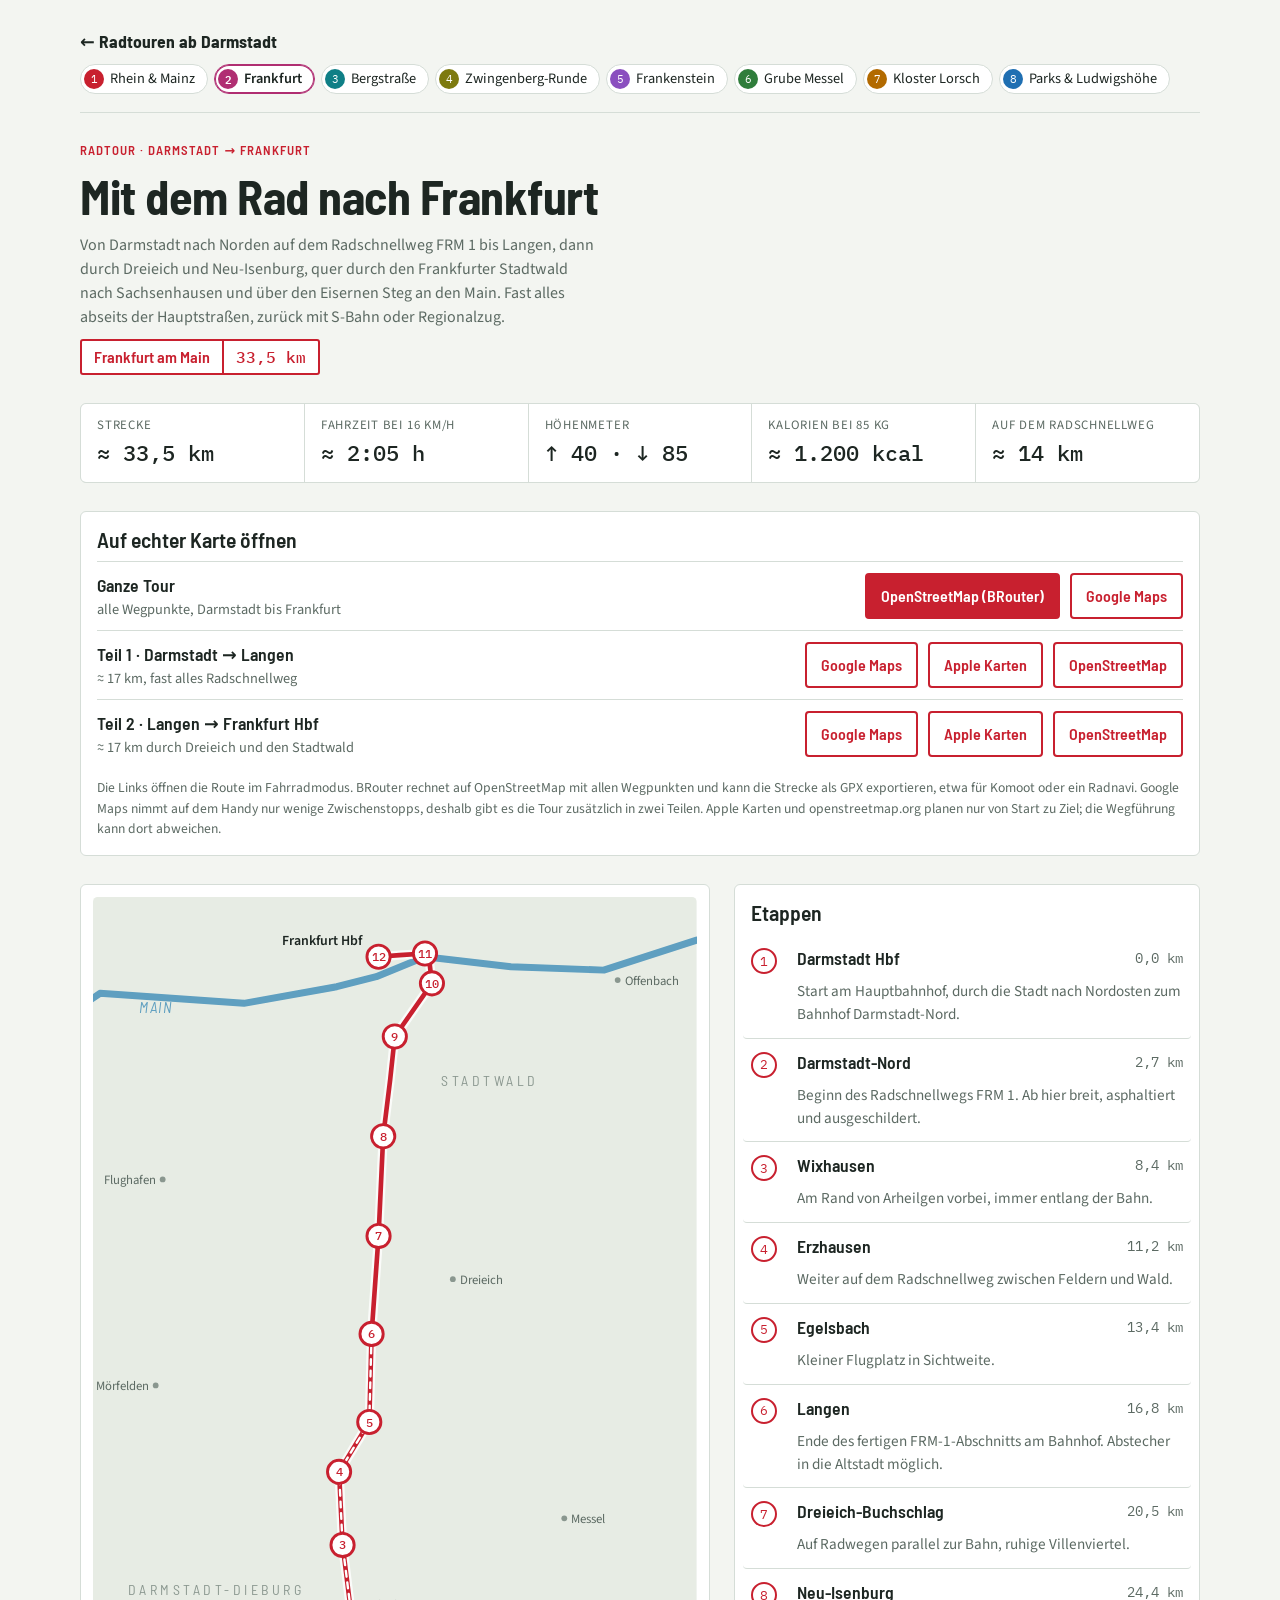
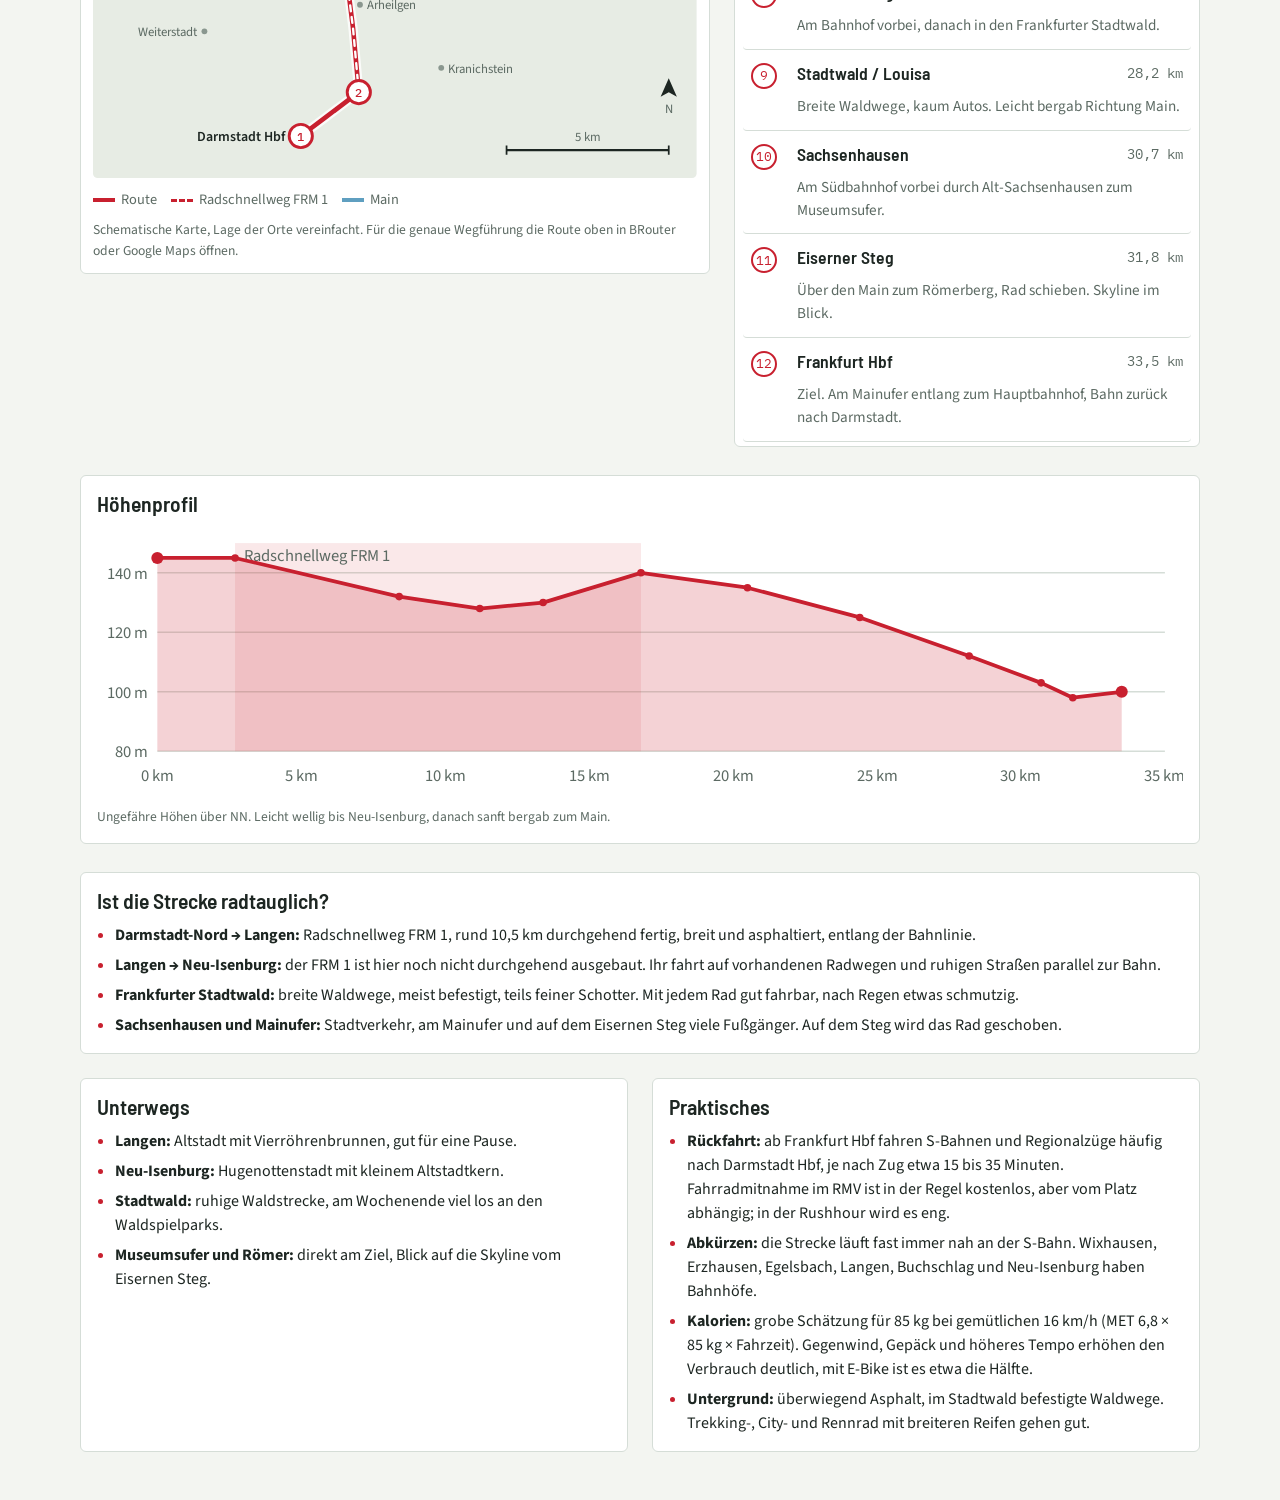
<file: fahrradtour/site/frankfurt.html>
<!doctype html>
<html lang="de">
<head>
<meta charset="utf-8">
<meta name="viewport" content="width=device-width, initial-scale=1, viewport-fit=cover">
<title>Radtour Darmstadt–Frankfurt</title>
<link rel="preconnect" href="https://fonts.googleapis.com">
<link rel="stylesheet" href="style.css">
<link rel="stylesheet" href="https://fonts.googleapis.com/css2?family=Barlow+Semi+Condensed:wght@500;600;700&family=Source+Sans+3:wght@400;600&family=IBM+Plex+Mono:wght@400;500&display=swap">
<style>
/* Layout: Kopf mit Eckdaten und Navi-Links, darunter Karte + Etappenliste nebeneinander (mobil gestapelt), dann Höhenprofil und Praktisches. */
:root {
  --bg: #f3f5f1;          /* Ried-Wiesen, leicht grünstichig */
  --surface: #ffffff;
  --fg: #1d2622;
  --muted: #5c6a63;
  --line: #d5ddd7;
  --land: #e7ece4;
  --water: #5f9fc0;
  --water-soft: #b9d6e5;
  --route: #c8202f;       /* Rot wie auf den Radwegweisern */
  --route-soft: #c8202f33;
  --town: #8a978f;
  --f-display: "Barlow Semi Condensed", "Arial Narrow", system-ui, sans-serif;
  --f-body: "Source Sans 3", system-ui, -apple-system, "Segoe UI", sans-serif;
  --f-mono: "IBM Plex Mono", ui-monospace, "SFMono-Regular", Menlo, monospace;
}
@media (prefers-color-scheme: dark) {
  :root:not([data-theme="light"]) {
    --bg: #131915; --surface: #1b231e; --fg: #e4ebe6; --muted: #9aa9a1; --line: #2e3a33;
    --land: #1f2923; --water: #4f8fb3; --water-soft: #2a4a5c; --route: #ff5a63; --route-soft: #ff5a6333;
    --town: #6f7d75; color-scheme: dark;
  }
}
:root[data-theme="dark"] {
  --bg: #131915; --surface: #1b231e; --fg: #e4ebe6; --muted: #9aa9a1; --line: #2e3a33;
  --land: #1f2923; --water: #4f8fb3; --water-soft: #2a4a5c; --route: #ff5a63; --route-soft: #ff5a6333;
  --town: #6f7d75; color-scheme: dark;
}
* { box-sizing: border-box; }
body {
  background: var(--bg); color: var(--fg); font-family: var(--f-body); font-size: 16px; line-height: 1.5;
  padding-left: max(16px, env(safe-area-inset-left, 0px));
  padding-right: max(16px, env(safe-area-inset-right, 0px));
  padding-block: 28px 48px;
}
.wrap { max-width: 1120px; margin: 0 auto; display: flex; flex-direction: column; gap: 28px; }
h1, h2 { font-family: var(--f-display); text-wrap: balance; margin: 0; line-height: 1.1; }
h1 { font-size: clamp(2rem, 5vw, 3rem); font-weight: 700; letter-spacing: -0.01em; }
h2 { font-size: 1.35rem; font-weight: 600; }
.eyebrow { font-family: var(--f-display); text-transform: uppercase; letter-spacing: 0.08em; font-size: .8rem; color: var(--route); font-weight: 600; }
header { display: flex; flex-direction: column; gap: 10px; }
header p { margin: 0; max-width: 65ch; color: var(--muted); }

/* Wegweiser-Schild */
.sign { display: inline-flex; align-items: stretch; border: 2px solid var(--route); border-radius: 3px; background: var(--surface); font-family: var(--f-display); font-weight: 600; color: var(--route); overflow: hidden; width: fit-content; max-width: 100%; }
.sign span { padding: 4px 12px; }
.sign .km { border-left: 2px solid var(--route); font-family: var(--f-mono); font-weight: 500; font-variant-numeric: tabular-nums; }

.facts { display: grid; grid-template-columns: repeat(5, minmax(0, 1fr)); gap: 1px; background: var(--line); border: 1px solid var(--line); border-radius: 6px; overflow: hidden; }
.fact { background: var(--surface); padding: 12px 16px; display: flex; flex-direction: column; gap: 2px; }
.fact b { font-family: var(--f-mono); font-weight: 500; font-size: 1.35rem; font-variant-numeric: tabular-nums; }
.fact small { color: var(--muted); font-size: .8rem; text-transform: uppercase; letter-spacing: .06em; }
@media (max-width: 760px) { .facts { grid-template-columns: repeat(2, minmax(0, 1fr)); } .fact.kcal { grid-column: 1 / -1; } }

.main { display: grid; grid-template-columns: minmax(0, 1.35fr) minmax(0, 1fr); gap: 24px; align-items: start; }
@media (max-width: 860px) { .main { grid-template-columns: minmax(0, 1fr); } }

.map-box { background: var(--surface); border: 1px solid var(--line); border-radius: 6px; padding: 12px; display: flex; flex-direction: column; gap: 10px; position: sticky; top: calc(env(safe-area-inset-top, 0px) + 12px); }
@media (max-width: 860px) { .map-box { position: static; } }
.map-box svg { width: 100%; height: auto; display: block; }
.map-tools { display: flex; flex-wrap: wrap; gap: 8px 16px; align-items: center; justify-content: space-between; font-size: .9rem; color: var(--muted); }
.legend { display: flex; flex-wrap: wrap; gap: 6px 14px; align-items: center; }
.legend i { display: inline-block; width: 22px; height: 0; border-top: 4px solid var(--route); vertical-align: middle; margin-right: 6px; }
.legend i.dash { border-top-style: dashed; border-top-width: 3px; }
.legend i.water { border-color: var(--water); }
label.toggle { display: inline-flex; gap: 8px; align-items: center; cursor: pointer; color: var(--fg); }
label.toggle input { accent-color: var(--route); width: 18px; height: 18px; }

.stops { list-style: none; margin: 0; padding: 0; display: flex; flex-direction: column; }
.stop { display: grid; grid-template-columns: 34px minmax(0, 1fr) auto; gap: 4px 12px; padding: 12px 8px; border-bottom: 1px solid var(--line); cursor: pointer; border-radius: 4px; }
.stop:focus-visible { outline: 2px solid var(--route); outline-offset: 2px; }
.stop:hover, .stop.active { background: var(--route-soft); }
.stop .n { width: 26px; height: 26px; border-radius: 50%; background: var(--surface); border: 2px solid var(--route); color: var(--route); font-family: var(--f-mono); font-size: .8rem; display: grid; place-items: center; margin-top: 1px; }
.stop.option .n { border-style: dashed; }
.stop h3 { margin: 0; font-family: var(--f-display); font-weight: 600; font-size: 1.1rem; line-height: 1.25; }
.stop p { margin: 2px 0 0; color: var(--muted); font-size: .95rem; grid-column: 2 / 4; }
.stop .km { font-family: var(--f-mono); font-variant-numeric: tabular-nums; color: var(--muted); font-size: .9rem; white-space: nowrap; }
.stop.option { display: none; }
.show-opt .stop.option { display: grid; }

.card { background: var(--surface); border: 1px solid var(--line); border-radius: 6px; padding: 16px; display: flex; flex-direction: column; gap: 10px; }
.profile svg { width: 100%; height: auto; display: block; }
.grid2 { display: grid; grid-template-columns: repeat(2, minmax(0, 1fr)); gap: 24px; }
@media (max-width: 760px) { .grid2 { grid-template-columns: minmax(0, 1fr); } }
.info ul { margin: 0; padding-left: 1.1em; display: flex; flex-direction: column; gap: 6px; }
.info li::marker { color: var(--route); }
.links { display: flex; flex-wrap: wrap; gap: 10px; }
.btn { display: inline-flex; align-items: center; gap: 8px; padding: 9px 14px; border-radius: 4px; border: 2px solid var(--route); color: var(--route); text-decoration: none; font-family: var(--f-display); font-weight: 600; font-size: 1rem; background: var(--surface); }
.btn.primary { background: var(--route); color: var(--surface); }
.btn:hover { filter: brightness(1.08); }
.btn:focus-visible { outline: 2px solid var(--fg); outline-offset: 2px; }
.nav-row { display: flex; flex-wrap: wrap; gap: 10px 20px; align-items: center; justify-content: space-between; padding-block: 10px; border-top: 1px solid var(--line); }
.nav-what { display: flex; flex-direction: column; min-width: 0; }
.nav-what b { font-family: var(--f-display); font-weight: 600; font-size: 1.1rem; }
.nav-what span { color: var(--muted); font-size: .9rem; }
.dest { display: flex; flex-wrap: wrap; gap: 8px; }
.dest label { display: inline-flex; align-items: center; gap: 8px; padding: 8px 14px; border: 2px solid var(--line); border-radius: 4px; cursor: pointer; font-family: var(--f-display); font-weight: 600; font-size: 1.05rem; background: var(--surface); }
.dest input { accent-color: var(--route); width: 16px; height: 16px; margin: 0; }
.dest label:has(input:checked) { border-color: var(--route); color: var(--route); }
.dest label:has(input:focus-visible) { outline: 2px solid var(--fg); outline-offset: 2px; }
.dest small { font-family: var(--f-mono); font-weight: 400; font-size: .85rem; color: var(--muted); }
.note { font-size: .85rem; color: var(--muted); margin: 0; }

svg text { font-family: var(--f-body); }
.m-label { fill: var(--muted); font-size: 11px; }
.m-water { fill: var(--water); font-style: italic; font-size: 13px; font-family: var(--f-display); letter-spacing: .1em; }
.m-region { fill: var(--town); font-size: 12px; letter-spacing: .25em; text-transform: uppercase; font-family: var(--f-display); }
.marker circle { fill: var(--surface); stroke: var(--route); stroke-width: 2.5; transition: r .15s; }
.marker text { fill: var(--route); font-family: var(--f-mono); font-size: 10px; font-weight: 500; text-anchor: middle; dominant-baseline: central; pointer-events: none; }
.marker { cursor: pointer; }
.marker.active circle { fill: var(--route); }
.marker.active text { fill: var(--surface); }
.marker.option { display: none; }
.show-opt .marker.option { display: inline; }
.opt-path { display: none; }
.show-opt .opt-path { display: inline; }
@media (prefers-reduced-motion: reduce) { .marker circle { transition: none; } }
</style>
</head>
<body>

<div class="wrap" id="app">
  <nav id="siteNav"></nav>
  <header>
    <div class="eyebrow">Radtour · Darmstadt → Frankfurt</div>
    <h1>Mit dem Rad nach Frankfurt</h1>
    <p>Von Darmstadt nach Norden auf dem Radschnellweg FRM 1 bis Langen, dann durch Dreieich und Neu-Isenburg, quer durch den Frankfurter Stadtwald nach Sachsenhausen und über den Eisernen Steg an den Main. Fast alles abseits der Hauptstraßen, zurück mit S-Bahn oder Regionalzug.</p>
    <div class="sign" aria-label="Wegweiser: Frankfurt, etwa 33 Kilometer"><span>Frankfurt am Main</span><span class="km">33,5 km</span></div>
  </header>

  <section class="facts" aria-label="Eckdaten">
    <div class="fact"><small>Strecke</small><b>≈ 33,5 km</b></div>
    <div class="fact"><small>Fahrzeit bei 16 km/h</small><b>≈ 2:05 h</b></div>
    <div class="fact"><small>Höhenmeter</small><b>↑ 40 · ↓ 85</b></div>
    <div class="fact kcal"><small>Kalorien bei 85 kg</small><b>≈ 1.200 kcal</b></div>
    <div class="fact"><small>Auf dem Radschnellweg</small><b>≈ 14 km</b></div>
  </section>

  <section class="card nav" aria-labelledby="navH">
    <h2 id="navH">Auf echter Karte öffnen</h2>
    <div id="navRows"></div>
    <p class="note">Die Links öffnen die Route im Fahrradmodus. BRouter rechnet auf OpenStreetMap mit allen Wegpunkten und kann die Strecke als GPX exportieren, etwa für Komoot oder ein Radnavi. Google Maps nimmt auf dem Handy nur wenige Zwischenstopps, deshalb gibt es die Tour zusätzlich in zwei Teilen. Apple Karten und openstreetmap.org planen nur von Start zu Ziel; die Wegführung kann dort abweichen.</p>
  </section>

  <section class="main">
    <div class="map-box">
      <svg id="map" role="img" aria-label="Schematische Karte der Route von Darmstadt über Langen und Neu-Isenburg nach Frankfurt"></svg>
      <div class="map-tools">
        <div class="legend"><span><i></i>Route</span><span><i class="dash"></i>Radschnellweg FRM 1</span><span><i class="water"></i>Main</span></div>
      </div>
      <p class="note">Schematische Karte, Lage der Orte vereinfacht. Für die genaue Wegführung die Route oben in BRouter oder Google Maps öffnen.</p>
    </div>
    <div class="card" style="padding: 8px 8px 4px;">
      <h2 style="padding: 8px 8px 0;">Etappen</h2>
      <ol class="stops" id="stops"></ol>
    </div>
  </section>

  <section class="card profile">
    <h2>Höhenprofil</h2>
    <svg id="profile" role="img" aria-label="Höhenprofil: von etwa 145 Metern in Darmstadt leicht wellig auf etwa 100 Meter in Frankfurt"></svg>
    <p class="note">Ungefähre Höhen über NN. Leicht wellig bis Neu-Isenburg, danach sanft bergab zum Main.</p>
  </section>

  <section class="grid2">
    <div class="card info" style="grid-column: 1 / -1;">
      <h2>Ist die Strecke radtauglich?</h2>
      <ul>
        <li><b>Darmstadt-Nord → Langen:</b> Radschnellweg FRM 1, rund 10,5 km durchgehend fertig, breit und asphaltiert, entlang der Bahnlinie.</li>
        <li><b>Langen → Neu-Isenburg:</b> der FRM 1 ist hier noch nicht durchgehend ausgebaut. Ihr fahrt auf vorhandenen Radwegen und ruhigen Straßen parallel zur Bahn.</li>
        <li><b>Frankfurter Stadtwald:</b> breite Waldwege, meist befestigt, teils feiner Schotter. Mit jedem Rad gut fahrbar, nach Regen etwas schmutzig.</li>
        <li><b>Sachsenhausen und Mainufer:</b> Stadtverkehr, am Mainufer und auf dem Eisernen Steg viele Fußgänger. Auf dem Steg wird das Rad geschoben.</li>
      </ul>
    </div>
    <div class="card info">
      <h2>Unterwegs</h2>
      <ul>
        <li><b>Langen:</b> Altstadt mit Vierröhrenbrunnen, gut für eine Pause.</li>
        <li><b>Neu-Isenburg:</b> Hugenottenstadt mit kleinem Altstadtkern.</li>
        <li><b>Stadtwald:</b> ruhige Waldstrecke, am Wochenende viel los an den Waldspielparks.</li>
        <li><b>Museumsufer und Römer:</b> direkt am Ziel, Blick auf die Skyline vom Eisernen Steg.</li>
      </ul>
    </div>
    <div class="card info">
      <h2>Praktisches</h2>
      <ul>
        <li><b>Rückfahrt:</b> ab Frankfurt Hbf fahren S-Bahnen und Regionalzüge häufig nach Darmstadt Hbf, je nach Zug etwa 15 bis 35 Minuten. Fahrradmitnahme im RMV ist in der Regel kostenlos, aber vom Platz abhängig; in der Rushhour wird es eng.</li>
        <li><b>Abkürzen:</b> die Strecke läuft fast immer nah an der S-Bahn. Wixhausen, Erzhausen, Egelsbach, Langen, Buchschlag und Neu-Isenburg haben Bahnhöfe.</li>
        <li><b>Kalorien:</b> grobe Schätzung für 85 kg bei gemütlichen 16 km/h (MET 6,8 × 85 kg × Fahrzeit). Gegenwind, Gepäck und höheres Tempo erhöhen den Verbrauch deutlich, mit E-Bike ist es etwa die Hälfte.</li>
        <li><b>Untergrund:</b> überwiegend Asphalt, im Stadtwald befestigte Waldwege. Trekking-, City- und Rennrad mit breiteren Reifen gehen gut.</li>
      </ul>
    </div>
  </section>
</div>

<script>
(function () {
  const STOPS = [
    { name: "Darmstadt Hbf", lat: 49.8725, lon: 8.6295, km: 0, ele: 145, desc: "Start am Hauptbahnhof, durch die Stadt nach Nordosten zum Bahnhof Darmstadt-Nord." },
    { name: "Darmstadt-Nord", lat: 49.8857, lon: 8.6545, km: 2.7, ele: 145, desc: "Beginn des Radschnellwegs FRM 1. Ab hier breit, asphaltiert und ausgeschildert." },
    { name: "Wixhausen", lat: 49.9300, lon: 8.6475, km: 8.4, ele: 132, desc: "Am Rand von Arheilgen vorbei, immer entlang der Bahn." },
    { name: "Erzhausen", lat: 49.9520, lon: 8.6460, km: 11.2, ele: 128, desc: "Weiter auf dem Radschnellweg zwischen Feldern und Wald." },
    { name: "Egelsbach", lat: 49.9670, lon: 8.6590, km: 13.4, ele: 130, desc: "Kleiner Flugplatz in Sichtweite." },
    { name: "Langen", lat: 49.9935, lon: 8.6600, km: 16.8, ele: 140, desc: "Ende des fertigen FRM-1-Abschnitts am Bahnhof. Abstecher in die Altstadt möglich." },
    { name: "Dreieich-Buchschlag", lat: 50.0230, lon: 8.6630, km: 20.5, ele: 135, desc: "Auf Radwegen parallel zur Bahn, ruhige Villenviertel." },
    { name: "Neu-Isenburg", lat: 50.0530, lon: 8.6650, km: 24.4, ele: 125, desc: "Am Bahnhof vorbei, danach in den Frankfurter Stadtwald." },
    { name: "Stadtwald / Louisa", lat: 50.0830, lon: 8.6700, km: 28.2, ele: 112, desc: "Breite Waldwege, kaum Autos. Leicht bergab Richtung Main." },
    { name: "Sachsenhausen", lat: 50.0990, lon: 8.6860, km: 30.7, ele: 103, desc: "Am Südbahnhof vorbei durch Alt-Sachsenhausen zum Museumsufer." },
    { name: "Eiserner Steg", lat: 50.1080, lon: 8.6830, km: 31.8, ele: 98, desc: "Über den Main zum Römerberg, Rad schieben. Skyline im Blick." },
    { name: "Frankfurt Hbf", lat: 50.1070, lon: 8.6630, km: 33.5, ele: 100, desc: "Ziel. Am Mainufer entlang zum Hauptbahnhof, Bahn zurück nach Darmstadt." },
  ];
  const ROUTE = [[49.8725,8.6295],[49.8780,8.6400],[49.8857,8.6545],[49.9050,8.6520],[49.9300,8.6475],[49.9520,8.6460],
    [49.9670,8.6590],[49.9935,8.6600],[50.0230,8.6630],[50.0530,8.6650],[50.0700,8.6680],[50.0830,8.6700],
    [50.0990,8.6860],[50.1050,8.6850],[50.1080,8.6830],[50.1075,8.6720],[50.1070,8.6630]];
  const FRM1 = [[49.8857,8.6545],[49.9050,8.6520],[49.9300,8.6475],[49.9520,8.6460],[49.9670,8.6590],[49.9935,8.6600]];
  const MAIN = [[50.085,8.520],[50.096,8.543],[50.093,8.605],[50.098,8.645],[50.101,8.662],[50.107,8.683],[50.104,8.720],[50.103,8.760],[50.112,8.800]];
  const TOWNS = [["Arheilgen",49.912,8.655,"start"],["Weiterstadt",49.904,8.588,"end"],["Messel",49.938,8.743,"start"],
    ["Mörfelden",49.978,8.567,"end"],["Dreieich",50.010,8.695,"start"],["Offenbach",50.100,8.766,"start"],
    ["Flughafen",50.040,8.570,"end"],["Kranichstein",49.893,8.690,"start"]];

  const NS = "http://www.w3.org/2000/svg";
  const el = (tag, attrs, parent) => { const e = document.createElementNS(NS, tag); for (const k in attrs) e.setAttribute(k, attrs[k]); parent && parent.appendChild(e); return e; };
  const fmt = (n) => n.toFixed(1).replace(".", ",");
  const byName = (n) => STOPS.find((s) => s.name === n);
  const ll = (s) => s.lat + "," + s.lon;
  const google = (pts) => "https://www.google.com/maps/dir/?api=1&travelmode=bicycling&origin=" + ll(pts[0]) + "&destination=" + ll(pts[pts.length - 1]) + "&waypoints=" + encodeURIComponent(pts.slice(1, -1).map(ll).join("|"));
  const apple = (a, b) => "https://maps.apple.com/directions?source=" + ll(a) + "&destination=" + ll(b) + "&mode=cycling";
  const osm = (a, b) => "https://www.openstreetmap.org/directions?engine=graphhopper_bicycle&route=" + encodeURIComponent(ll(a) + ";" + ll(b));
  const brouter = (pts) => "https://brouter.de/brouter-web/#map=11/49.99/8.66/standard&lonlats=" + pts.map((s) => s.lon + "," + s.lat).join(";") + "&profile=trekking";

  // Karte: einfache Plattkarte, Breitengrade gestreckt
  const map = document.getElementById("map");
  const lon0 = 8.540, lon1 = 8.800, lat0 = 49.860, lat1 = 50.125;
  const W = 520, kx = W / (lon1 - lon0), ky = kx / Math.cos(50 * Math.PI / 180) * 0.92, H = Math.round((lat1 - lat0) * ky);
  const px = (p) => [((p[1] - lon0) * kx).toFixed(1), ((lat1 - p[0]) * ky).toFixed(1)];
  const path = (pts) => "M" + pts.map((p) => px(p).join(",")).join(" L");
  map.setAttribute("viewBox", `0 0 ${W} ${H}`);
  el("rect", { x: 0, y: 0, width: W, height: H, rx: 4, fill: "var(--land)" }, map);
  const lbl = (p, t, cls, extra) => { const [x, y] = px(p); el("text", Object.assign({ x, y, class: cls }, extra || {}), map).textContent = t; };
  lbl([50.068, 8.690], "Stadtwald", "m-region");
  lbl([49.915, 8.555], "Darmstadt-Dieburg", "m-region");
  el("path", { d: path(MAIN), fill: "none", stroke: "var(--water)", "stroke-width": 6, "stroke-linecap": "round", "stroke-linejoin": "round" }, map);
  lbl([50.090, 8.560], "MAIN", "m-water");
  TOWNS.forEach(([n, la, lo, anchor]) => {
    const [x, y] = px([la, lo]);
    el("circle", { cx: x, cy: y, r: 2.5, fill: "var(--town)" }, map);
    el("text", { x: +x + (anchor === "end" ? -6 : 6), y: +y + 4, class: "m-label", "text-anchor": anchor }, map).textContent = n;
  });
  el("path", { d: path(ROUTE), fill: "none", stroke: "var(--surface)", "stroke-width": 8, "stroke-linecap": "round", "stroke-linejoin": "round", opacity: 0.8 }, map);
  el("path", { d: path(ROUTE), fill: "none", stroke: "var(--route)", "stroke-width": 4, "stroke-linecap": "round", "stroke-linejoin": "round" }, map);
  el("path", { d: path(FRM1), fill: "none", stroke: "var(--surface)", "stroke-width": 2, "stroke-dasharray": "5 5", "stroke-linecap": "round" }, map);
  const kmPx = kx / (111.32 * Math.cos(49.99 * Math.PI / 180));
  const sx = W - 24 - 5 * kmPx, sy = H - 24;
  el("path", { d: `M${sx},${sy} h${5 * kmPx}`, stroke: "var(--fg)", "stroke-width": 2 }, map);
  el("path", { d: `M${sx},${sy - 4} v8 M${sx + 5 * kmPx},${sy - 4} v8`, stroke: "var(--fg)", "stroke-width": 1.5 }, map);
  el("text", { x: sx + 2.5 * kmPx, y: sy - 8, class: "m-label", "text-anchor": "middle" }, map).textContent = "5 km";
  el("path", { d: `M${W - 24},${H - 86} l-7,16 l7,-4 l7,4 z`, fill: "var(--fg)" }, map);
  el("text", { x: W - 24, y: H - 56, class: "m-label", "text-anchor": "middle" }, map).textContent = "N";

  // Marker + Liste
  const list = document.getElementById("stops");
  const markers = [];
  STOPS.forEach((s, i) => {
    const label = String(i + 1);
    const [x, y] = px([s.lat, s.lon]);
    const g = el("g", { class: "marker" }, map);
    el("circle", { cx: x, cy: y, r: 10 }, g);
    el("text", { x, y }, g).textContent = label;
    el("title", {}, g).textContent = s.name;
    if (i === 0) el("text", { x: +x - 14, y: +y + 4, "text-anchor": "end", fill: "var(--fg)", "font-weight": 600, "font-size": 12 }, map).textContent = s.name;
    if (i === STOPS.length - 1) el("text", { x: +x - 14, y: +y - 10, "text-anchor": "end", fill: "var(--fg)", "font-weight": 600, "font-size": 12 }, map).textContent = s.name;
    const li = document.createElement("li");
    li.className = "stop";
    li.tabIndex = 0;
    li.innerHTML = `<span class="n">${label}</span><h3></h3><span class="km">${fmt(s.km)} km</span><p></p>`;
    li.querySelector("h3").textContent = s.name;
    li.querySelector("p").textContent = s.desc;
    list.appendChild(li);
    markers.push({ g, li });
    const activate = () => markers.forEach((m) => { const on = m.g === g; m.g.classList.toggle("active", on); m.li.classList.toggle("active", on); });
    li.addEventListener("click", activate);
    li.addEventListener("keydown", (e) => { if (e.key === "Enter" || e.key === " ") { e.preventDefault(); activate(); } });
    g.addEventListener("click", () => { activate(); li.scrollIntoView({ block: "nearest", behavior: "smooth" }); });
  });

  // Höhenprofil
  const prof = document.getElementById("profile");
  const PW = 720, PH = 180, L = 40, R = 12, T = 12, B = 30, maxKm = 35, eMin = 80, eMax = 150;
  prof.setAttribute("viewBox", `0 0 ${PW} ${PH}`);
  const xk = (k) => L + (k / maxKm) * (PW - L - R), ye = (e) => T + (1 - (e - eMin) / (eMax - eMin)) * (PH - T - B);
  [80, 100, 120, 140].forEach((e) => {
    el("line", { x1: L, x2: PW - R, y1: ye(e), y2: ye(e), stroke: "var(--line)", "stroke-width": 1 }, prof);
    el("text", { x: L - 6, y: ye(e) + 4, class: "m-label", "text-anchor": "end" }, prof).textContent = e + " m";
  });
  for (let k = 0; k <= 35; k += 5) el("text", { x: xk(k), y: PH - 10, class: "m-label", "text-anchor": "middle" }, prof).textContent = k + " km";
  const pts = STOPS.map((s) => [xk(s.km), ye(s.ele)]);
  const line = "M" + pts.map((p) => p.join(",")).join(" L");
  el("rect", { x: xk(2.7), y: T, width: xk(16.8) - xk(2.7), height: ye(eMin) - T, fill: "var(--route-soft)", opacity: 0.5 }, prof);
  el("text", { x: xk(2.7) + 6, y: T + 12, class: "m-label" }, prof).textContent = "Radschnellweg FRM 1";
  el("path", { d: line + ` L${xk(33.5)},${ye(eMin)} L${xk(0)},${ye(eMin)} Z`, fill: "var(--route-soft)" }, prof);
  el("path", { d: line, fill: "none", stroke: "var(--route)", "stroke-width": 2.5, "stroke-linejoin": "round" }, prof);
  pts.forEach((p, i) => el("circle", { cx: p[0], cy: p[1], r: i === 0 || i === pts.length - 1 ? 4 : 2.5, fill: "var(--route)" }, prof));

  // Navi-Links
  const rows = document.getElementById("navRows");
  const btn = (text, href, primary) => `<a class="btn${primary ? " primary" : ""}" href="${href}" target="_blank" rel="noopener">${text}</a>`;
  const row = (title, sub, links) => {
    const d = document.createElement("div");
    d.className = "nav-row";
    d.innerHTML = `<div class="nav-what"><b></b><span></span></div><div class="links">${links}</div>`;
    d.querySelector("b").textContent = title;
    d.querySelector("span").textContent = sub;
    rows.appendChild(d);
  };
  const full = ["Darmstadt Hbf", "Darmstadt-Nord", "Wixhausen", "Egelsbach", "Langen", "Dreieich-Buchschlag", "Neu-Isenburg", "Stadtwald / Louisa", "Sachsenhausen", "Eiserner Steg", "Frankfurt Hbf"].map(byName);
  row("Ganze Tour", "alle Wegpunkte, Darmstadt bis Frankfurt", btn("OpenStreetMap (BRouter)", brouter(STOPS), true) + btn("Google Maps", google(full)));
  [["Teil 1 · Darmstadt → Langen", "≈ 17 km, fast alles Radschnellweg", ["Darmstadt Hbf", "Darmstadt-Nord", "Wixhausen", "Egelsbach", "Langen"]],
   ["Teil 2 · Langen → Frankfurt Hbf", "≈ 17 km durch Dreieich und den Stadtwald", ["Langen", "Neu-Isenburg", "Stadtwald / Louisa", "Eiserner Steg", "Frankfurt Hbf"]]]
    .forEach(([title, sub, names]) => {
      const p = names.map(byName), a = p[0], b = p[p.length - 1];
      row(title, sub, btn("Google Maps", google(p)) + btn("Apple Karten", apple(a, b)) + btn("OpenStreetMap", osm(a, b)));
    });
})();
</script>
<script src="touren.js"></script>
<script>Touren.nav("frankfurt");</script>
</body>
</html>
</file>
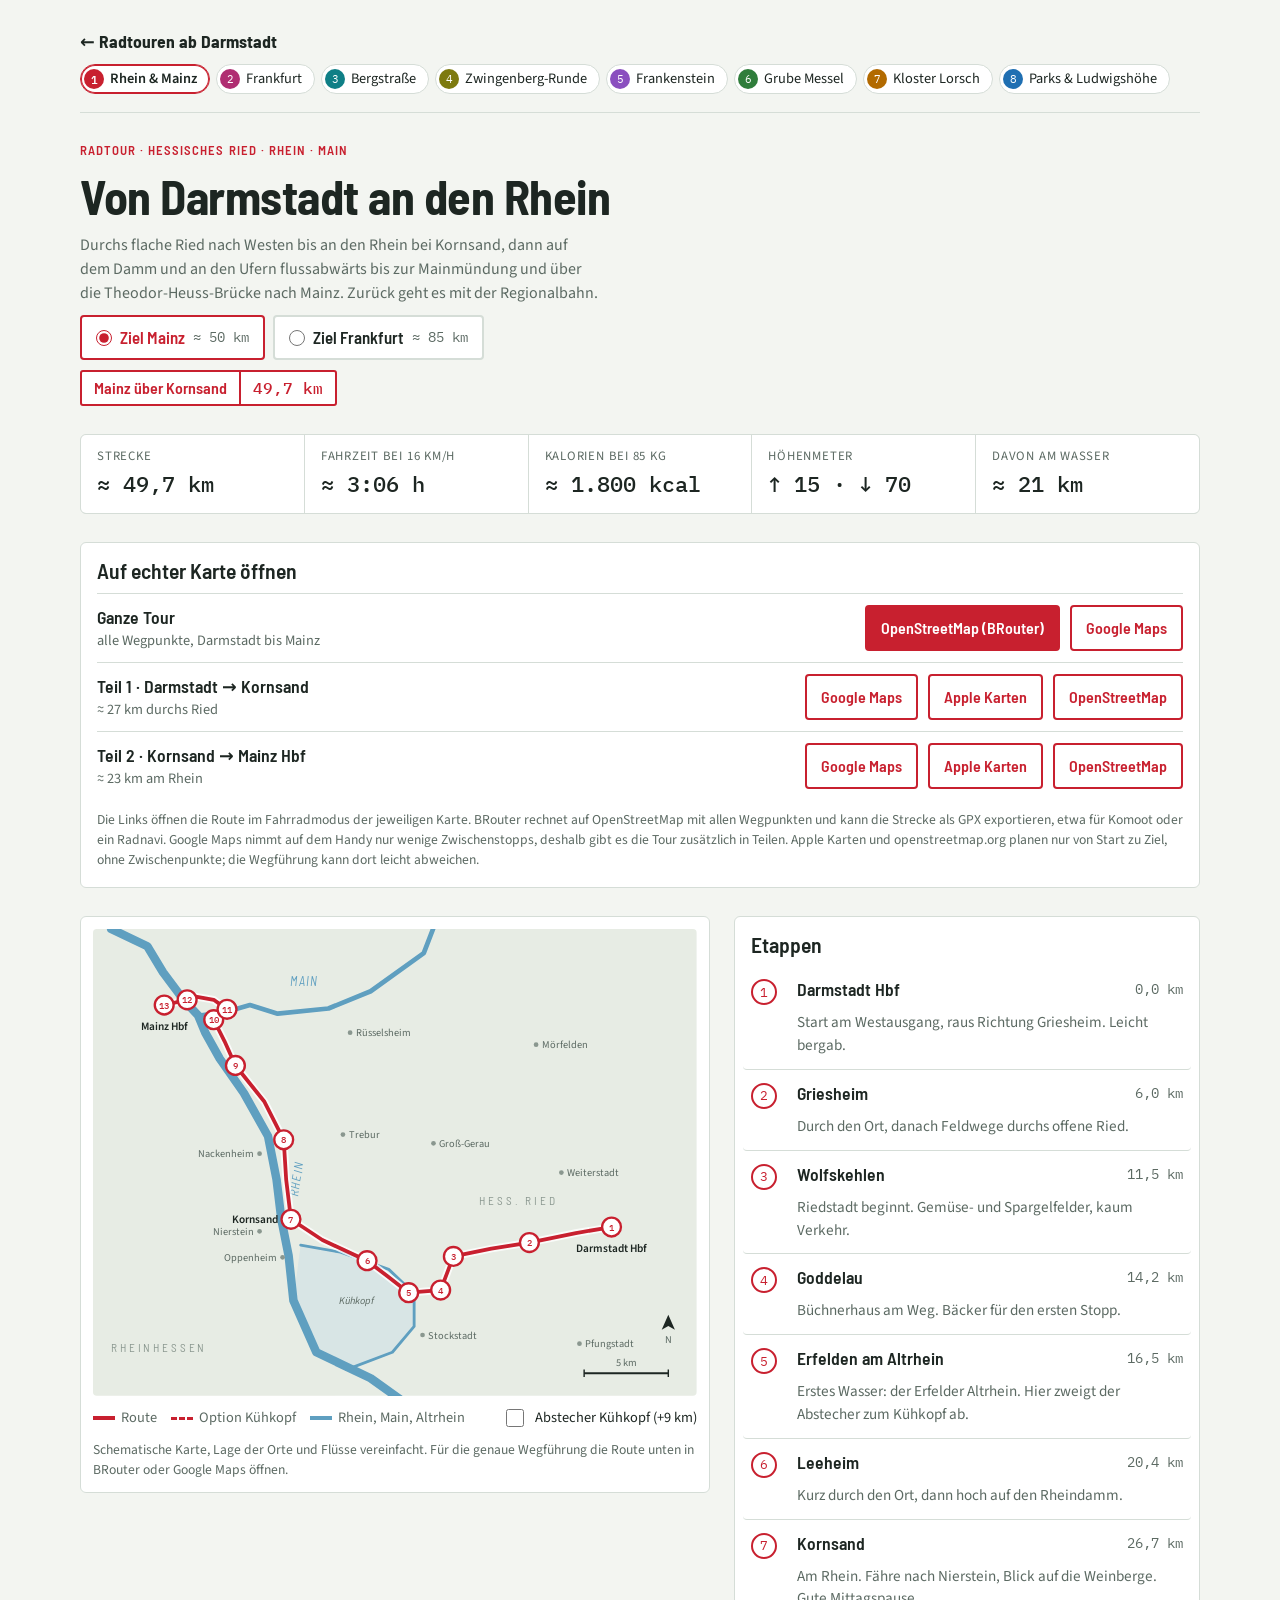
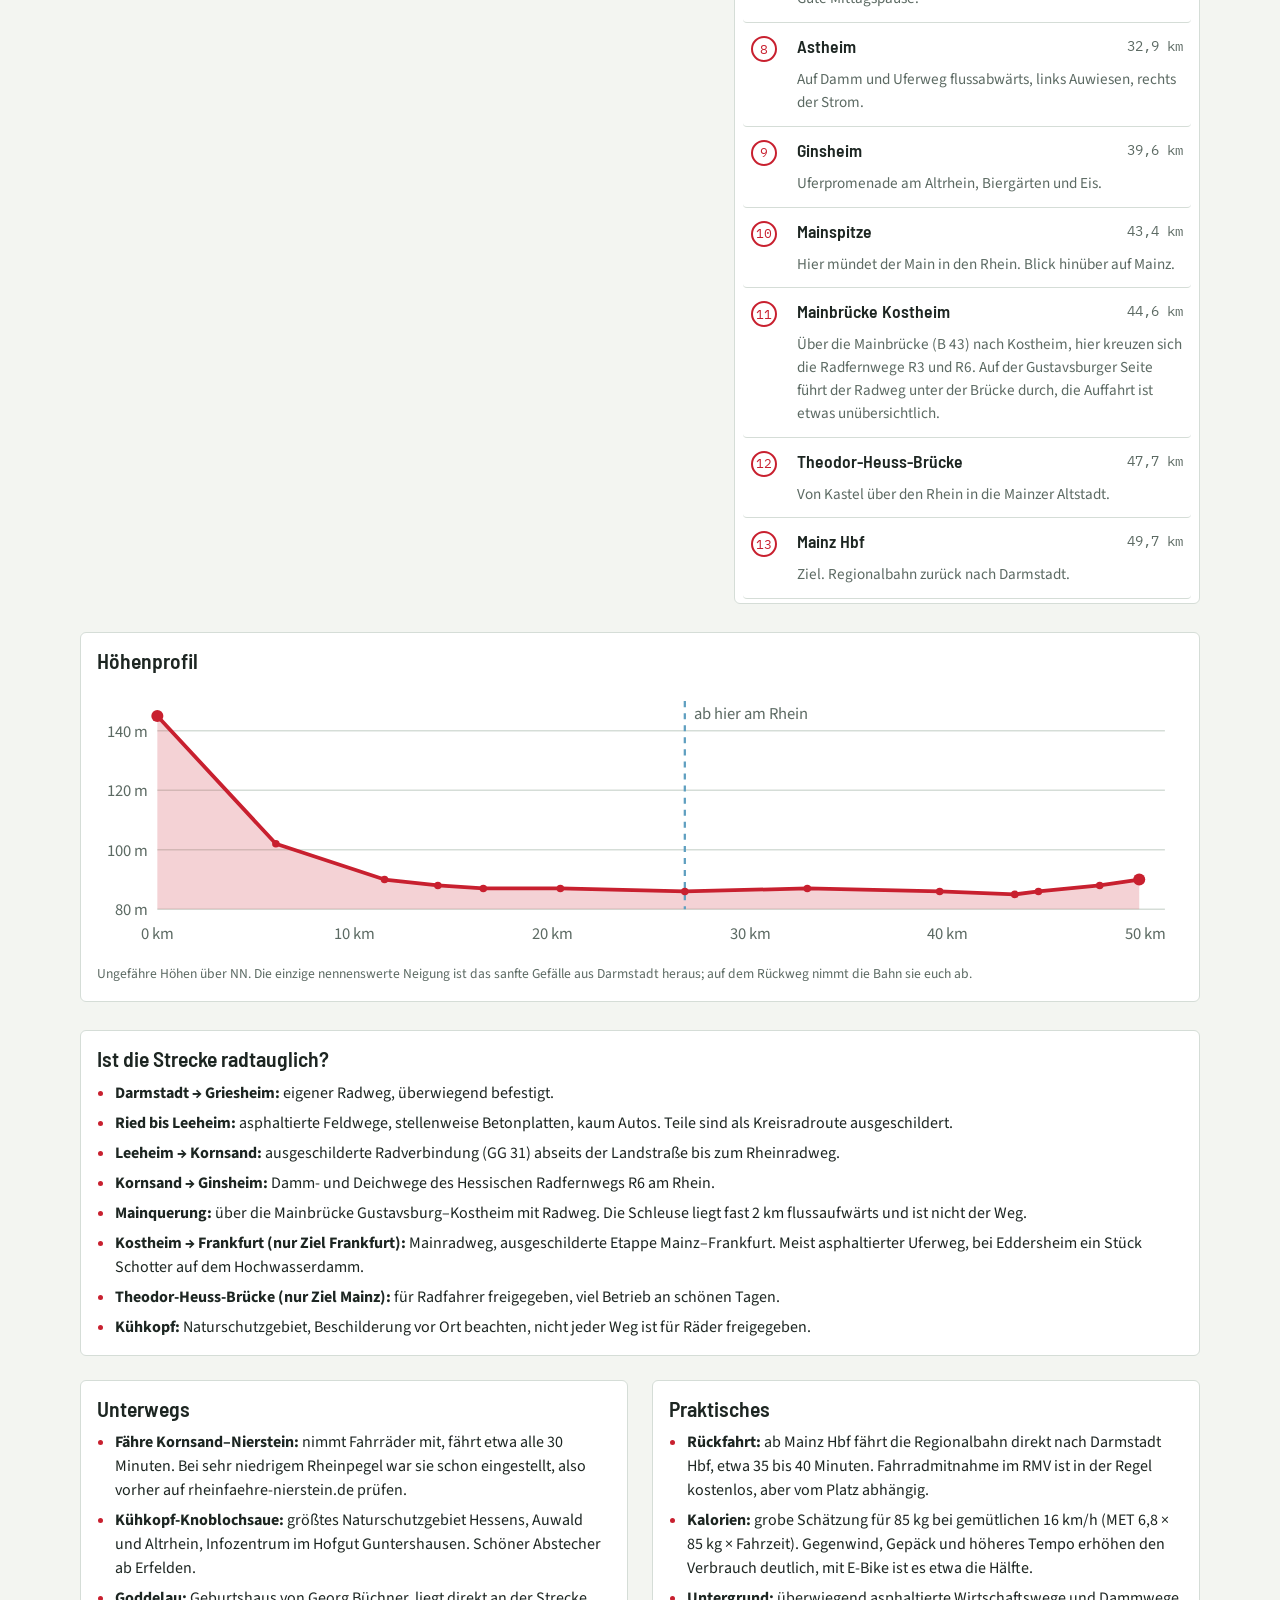
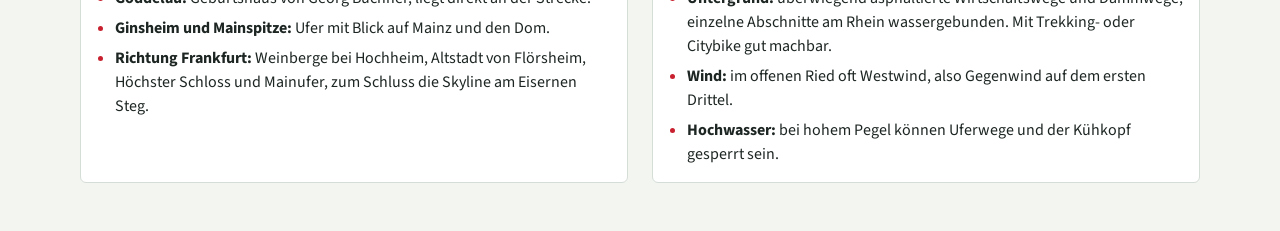
<file: fahrradtour/site/rhein.html>
<!doctype html>
<html lang="de">
<head>
<meta charset="utf-8">
<meta name="viewport" content="width=device-width, initial-scale=1, viewport-fit=cover">
<title>Rheintour ab Darmstadt</title>
<link rel="preconnect" href="https://fonts.googleapis.com">
<link rel="stylesheet" href="style.css">
<link rel="stylesheet" href="https://fonts.googleapis.com/css2?family=Barlow+Semi+Condensed:wght@500;600;700&family=Source+Sans+3:wght@400;600&family=IBM+Plex+Mono:wght@400;500&display=swap">
<style>
/* Layout: Kopf mit Eckdaten, darunter Karte + Etappenliste nebeneinander (mobil gestapelt), dann Höhenprofil und Praktisches. */
:root {
  --bg: #f3f5f1;          /* Ried-Wiesen, leicht grünstichig */
  --surface: #ffffff;
  --fg: #1d2622;
  --muted: #5c6a63;
  --line: #d5ddd7;
  --land: #e7ece4;
  --water: #5f9fc0;
  --water-soft: #b9d6e5;
  --route: #c8202f;       /* Rot wie auf den Radwegweisern */
  --route-soft: #c8202f33;
  --town: #8a978f;
  --f-display: "Barlow Semi Condensed", "Arial Narrow", system-ui, sans-serif;
  --f-body: "Source Sans 3", system-ui, -apple-system, "Segoe UI", sans-serif;
  --f-mono: "IBM Plex Mono", ui-monospace, "SFMono-Regular", Menlo, monospace;
}
@media (prefers-color-scheme: dark) {
  :root:not([data-theme="light"]) {
    --bg: #131915; --surface: #1b231e; --fg: #e4ebe6; --muted: #9aa9a1; --line: #2e3a33;
    --land: #1f2923; --water: #4f8fb3; --water-soft: #2a4a5c; --route: #ff5a63; --route-soft: #ff5a6333;
    --town: #6f7d75; color-scheme: dark;
  }
}
:root[data-theme="dark"] {
  --bg: #131915; --surface: #1b231e; --fg: #e4ebe6; --muted: #9aa9a1; --line: #2e3a33;
  --land: #1f2923; --water: #4f8fb3; --water-soft: #2a4a5c; --route: #ff5a63; --route-soft: #ff5a6333;
  --town: #6f7d75; color-scheme: dark;
}
* { box-sizing: border-box; }
body {
  background: var(--bg); color: var(--fg); font-family: var(--f-body); font-size: 16px; line-height: 1.5;
  padding-left: max(16px, env(safe-area-inset-left, 0px));
  padding-right: max(16px, env(safe-area-inset-right, 0px));
  padding-block: 28px 48px;
}
.wrap { max-width: 1120px; margin: 0 auto; display: flex; flex-direction: column; gap: 28px; }
h1, h2 { font-family: var(--f-display); text-wrap: balance; margin: 0; line-height: 1.1; }
h1 { font-size: clamp(2rem, 5vw, 3rem); font-weight: 700; letter-spacing: -0.01em; }
h2 { font-size: 1.35rem; font-weight: 600; }
.eyebrow { font-family: var(--f-display); text-transform: uppercase; letter-spacing: 0.08em; font-size: .8rem; color: var(--route); font-weight: 600; }
header { display: flex; flex-direction: column; gap: 10px; }
header p { margin: 0; max-width: 65ch; color: var(--muted); }

/* Wegweiser-Schild */
.sign { display: inline-flex; align-items: stretch; border: 2px solid var(--route); border-radius: 3px; background: var(--surface); font-family: var(--f-display); font-weight: 600; color: var(--route); overflow: hidden; width: fit-content; max-width: 100%; }
.sign span { padding: 4px 12px; }
.sign .km { border-left: 2px solid var(--route); font-family: var(--f-mono); font-weight: 500; font-variant-numeric: tabular-nums; }

.facts { display: grid; grid-template-columns: repeat(5, minmax(0, 1fr)); gap: 1px; background: var(--line); border: 1px solid var(--line); border-radius: 6px; overflow: hidden; }
.fact { background: var(--surface); padding: 12px 16px; display: flex; flex-direction: column; gap: 2px; }
.fact b { font-family: var(--f-mono); font-weight: 500; font-size: 1.35rem; font-variant-numeric: tabular-nums; }
.fact small { color: var(--muted); font-size: .8rem; text-transform: uppercase; letter-spacing: .06em; }
@media (max-width: 760px) { .facts { grid-template-columns: repeat(2, minmax(0, 1fr)); } .fact.kcal { grid-column: 1 / -1; } }

.main { display: grid; grid-template-columns: minmax(0, 1.35fr) minmax(0, 1fr); gap: 24px; align-items: start; }
@media (max-width: 860px) { .main { grid-template-columns: minmax(0, 1fr); } }

.map-box { background: var(--surface); border: 1px solid var(--line); border-radius: 6px; padding: 12px; display: flex; flex-direction: column; gap: 10px; position: sticky; top: calc(env(safe-area-inset-top, 0px) + 12px); }
@media (max-width: 860px) { .map-box { position: static; } }
.map-box svg { width: 100%; height: auto; display: block; }
.map-tools { display: flex; flex-wrap: wrap; gap: 8px 16px; align-items: center; justify-content: space-between; font-size: .9rem; color: var(--muted); }
.legend { display: flex; flex-wrap: wrap; gap: 6px 14px; align-items: center; }
.legend i { display: inline-block; width: 22px; height: 0; border-top: 4px solid var(--route); vertical-align: middle; margin-right: 6px; }
.legend i.dash { border-top-style: dashed; border-top-width: 3px; }
.legend i.water { border-color: var(--water); }
label.toggle { display: inline-flex; gap: 8px; align-items: center; cursor: pointer; color: var(--fg); }
label.toggle input { accent-color: var(--route); width: 18px; height: 18px; }

.stops { list-style: none; margin: 0; padding: 0; display: flex; flex-direction: column; }
.stop { display: grid; grid-template-columns: 34px minmax(0, 1fr) auto; gap: 4px 12px; padding: 12px 8px; border-bottom: 1px solid var(--line); cursor: pointer; border-radius: 4px; }
.stop:focus-visible { outline: 2px solid var(--route); outline-offset: 2px; }
.stop:hover, .stop.active { background: var(--route-soft); }
.stop .n { width: 26px; height: 26px; border-radius: 50%; background: var(--surface); border: 2px solid var(--route); color: var(--route); font-family: var(--f-mono); font-size: .8rem; display: grid; place-items: center; margin-top: 1px; }
.stop.option .n { border-style: dashed; }
.stop h3 { margin: 0; font-family: var(--f-display); font-weight: 600; font-size: 1.1rem; line-height: 1.25; }
.stop p { margin: 2px 0 0; color: var(--muted); font-size: .95rem; grid-column: 2 / 4; }
.stop .km { font-family: var(--f-mono); font-variant-numeric: tabular-nums; color: var(--muted); font-size: .9rem; white-space: nowrap; }
.stop.option { display: none; }
.show-opt .stop.option { display: grid; }

.card { background: var(--surface); border: 1px solid var(--line); border-radius: 6px; padding: 16px; display: flex; flex-direction: column; gap: 10px; }
.profile svg { width: 100%; height: auto; display: block; }
.grid2 { display: grid; grid-template-columns: repeat(2, minmax(0, 1fr)); gap: 24px; }
@media (max-width: 760px) { .grid2 { grid-template-columns: minmax(0, 1fr); } }
.info ul { margin: 0; padding-left: 1.1em; display: flex; flex-direction: column; gap: 6px; }
.info li::marker { color: var(--route); }
.links { display: flex; flex-wrap: wrap; gap: 10px; }
.btn { display: inline-flex; align-items: center; gap: 8px; padding: 9px 14px; border-radius: 4px; border: 2px solid var(--route); color: var(--route); text-decoration: none; font-family: var(--f-display); font-weight: 600; font-size: 1rem; background: var(--surface); }
.btn.primary { background: var(--route); color: var(--surface); }
.btn:hover { filter: brightness(1.08); }
.btn:focus-visible { outline: 2px solid var(--fg); outline-offset: 2px; }
.nav-row { display: flex; flex-wrap: wrap; gap: 10px 20px; align-items: center; justify-content: space-between; padding-block: 10px; border-top: 1px solid var(--line); }
.nav-what { display: flex; flex-direction: column; min-width: 0; }
.nav-what b { font-family: var(--f-display); font-weight: 600; font-size: 1.1rem; }
.nav-what span { color: var(--muted); font-size: .9rem; }
.dest { display: flex; flex-wrap: wrap; gap: 8px; }
.dest label { display: inline-flex; align-items: center; gap: 8px; padding: 8px 14px; border: 2px solid var(--line); border-radius: 4px; cursor: pointer; font-family: var(--f-display); font-weight: 600; font-size: 1.05rem; background: var(--surface); }
.dest input { accent-color: var(--route); width: 16px; height: 16px; margin: 0; }
.dest label:has(input:checked) { border-color: var(--route); color: var(--route); }
.dest label:has(input:focus-visible) { outline: 2px solid var(--fg); outline-offset: 2px; }
.dest small { font-family: var(--f-mono); font-weight: 400; font-size: .85rem; color: var(--muted); }
.note { font-size: .85rem; color: var(--muted); margin: 0; }

svg text { font-family: var(--f-body); }
.m-label { fill: var(--muted); font-size: 11px; }
.m-water { fill: var(--water); font-style: italic; font-size: 13px; font-family: var(--f-display); letter-spacing: .1em; }
.m-region { fill: var(--town); font-size: 12px; letter-spacing: .25em; text-transform: uppercase; font-family: var(--f-display); }
.marker circle { fill: var(--surface); stroke: var(--route); stroke-width: 2.5; transition: r .15s; }
.marker text { fill: var(--route); font-family: var(--f-mono); font-size: 10px; font-weight: 500; text-anchor: middle; dominant-baseline: central; pointer-events: none; }
.marker { cursor: pointer; }
.marker.active circle { fill: var(--route); }
.marker.active text { fill: var(--surface); }
.marker.option { display: none; }
.show-opt .marker.option { display: inline; }
.opt-path { display: none; }
.show-opt .opt-path { display: inline; }
@media (prefers-reduced-motion: reduce) { .marker circle { transition: none; } }
</style>
</head>
<body>

<div class="wrap" id="app">
  <nav id="siteNav"></nav>
  <header>
    <div class="eyebrow">Radtour · Hessisches Ried · Rhein · Main</div>
    <h1>Von Darmstadt an den Rhein</h1>
    <p id="intro"></p>
    <div class="dest" role="radiogroup" aria-label="Ziel wählen">
      <label for="destMz"><input type="radio" name="dest" id="destMz" value="mz" checked> Ziel Mainz <small>≈ 50 km</small></label>
      <label for="destFf"><input type="radio" name="dest" id="destFf" value="ff"> Ziel Frankfurt <small>≈ 85 km</small></label>
    </div>
    <div class="sign" aria-label="Wegweiser"><span id="signTo">Mainz über Kornsand</span><span class="km" id="signKm">49,7 km</span></div>
  </header>

  <section class="facts" aria-label="Eckdaten">
    <div class="fact"><small>Strecke</small><b id="fDist">≈ 49,7 km</b></div>
    <div class="fact"><small>Fahrzeit bei 16 km/h</small><b id="fTime">≈ 3:10 h</b></div>
    <div class="fact kcal"><small>Kalorien bei 85 kg</small><b id="fKcal">≈ 1.800 kcal</b></div>
    <div class="fact"><small>Höhenmeter</small><b id="fHm">↑ 15 · ↓ 70</b></div>
    <div class="fact"><small>Davon am Wasser</small><b id="fWater">≈ 21 km</b></div>
  </section>

  <section class="card nav" aria-labelledby="navH">
    <h2 id="navH">Auf echter Karte öffnen</h2>
    <div id="navRows"></div>
    <p class="note">Die Links öffnen die Route im Fahrradmodus der jeweiligen Karte. BRouter rechnet auf OpenStreetMap mit allen Wegpunkten und kann die Strecke als GPX exportieren, etwa für Komoot oder ein Radnavi. Google Maps nimmt auf dem Handy nur wenige Zwischenstopps, deshalb gibt es die Tour zusätzlich in Teilen. Apple Karten und openstreetmap.org planen nur von Start zu Ziel, ohne Zwischenpunkte; die Wegführung kann dort leicht abweichen.</p>
  </section>

  <section class="main">
    <div class="map-box">
      <svg id="map" role="img" aria-label="Schematische Karte der Route von Darmstadt über Kornsand am Rhein entlang nach Mainz"></svg>
      <div class="map-tools">
        <div class="legend"><span><i></i>Route</span><span class="opt-legend"><i class="dash"></i>Option Kühkopf</span><span><i class="water"></i>Rhein, Main, Altrhein</span></div>
        <label class="toggle" for="optToggle"><input type="checkbox" id="optToggle"> Abstecher Kühkopf (+9 km)</label>
      </div>
      <p class="note">Schematische Karte, Lage der Orte und Flüsse vereinfacht. Für die genaue Wegführung die Route unten in BRouter oder Google Maps öffnen.</p>
    </div>

    <div class="card" style="padding: 8px 8px 4px;">
      <h2 style="padding: 8px 8px 0;">Etappen</h2>
      <ol class="stops" id="stops"></ol>
    </div>
  </section>

  <section class="card profile">
    <h2>Höhenprofil</h2>
    <svg id="profile" role="img" aria-label="Höhenprofil: von etwa 145 Metern in Darmstadt auf etwa 87 Meter im Ried, danach flach"></svg>
    <p class="note">Ungefähre Höhen über NN. Die einzige nennenswerte Neigung ist das sanfte Gefälle aus Darmstadt heraus; auf dem Rückweg nimmt die Bahn sie euch ab.</p>
  </section>

  <section class="grid2">
    <div class="card info" style="grid-column: 1 / -1;">
      <h2>Ist die Strecke radtauglich?</h2>
      <ul>
        <li><b>Darmstadt → Griesheim:</b> eigener Radweg, überwiegend befestigt.</li>
        <li><b>Ried bis Leeheim:</b> asphaltierte Feldwege, stellenweise Betonplatten, kaum Autos. Teile sind als Kreisradroute ausgeschildert.</li>
        <li><b>Leeheim → Kornsand:</b> ausgeschilderte Radverbindung (GG 31) abseits der Landstraße bis zum Rheinradweg.</li>
        <li><b>Kornsand → Ginsheim:</b> Damm- und Deichwege des Hessischen Radfernwegs R6 am Rhein.</li>
        <li><b>Mainquerung:</b> über die Mainbrücke Gustavsburg–Kostheim mit Radweg. Die Schleuse liegt fast 2 km flussaufwärts und ist nicht der Weg.</li>
        <li><b>Kostheim → Frankfurt (nur Ziel Frankfurt):</b> Mainradweg, ausgeschilderte Etappe Mainz–Frankfurt. Meist asphaltierter Uferweg, bei Eddersheim ein Stück Schotter auf dem Hochwasserdamm.</li>
        <li><b>Theodor-Heuss-Brücke (nur Ziel Mainz):</b> für Radfahrer freigegeben, viel Betrieb an schönen Tagen.</li>
        <li><b>Kühkopf:</b> Naturschutzgebiet, Beschilderung vor Ort beachten, nicht jeder Weg ist für Räder freigegeben.</li>
      </ul>
    </div>
    <div class="card info">
      <h2>Unterwegs</h2>
      <ul>
        <li><b>Fähre Kornsand–Nierstein:</b> nimmt Fahrräder mit, fährt etwa alle 30 Minuten. Bei sehr niedrigem Rheinpegel war sie schon eingestellt, also vorher auf rheinfaehre-nierstein.de prüfen.</li>
        <li><b>Kühkopf-Knoblochsaue:</b> größtes Naturschutzgebiet Hessens, Auwald und Altrhein, Infozentrum im Hofgut Guntershausen. Schöner Abstecher ab Erfelden.</li>
        <li><b>Goddelau:</b> Geburtshaus von Georg Büchner, liegt direkt an der Strecke.</li>
        <li><b>Ginsheim und Mainspitze:</b> Ufer mit Blick auf Mainz und den Dom.</li>
        <li><b>Richtung Frankfurt:</b> Weinberge bei Hochheim, Altstadt von Flörsheim, Höchster Schloss und Mainufer, zum Schluss die Skyline am Eisernen Steg.</li>
      </ul>
    </div>
    <div class="card info">
      <h2>Praktisches</h2>
      <ul>
        <li id="ret"></li>
        <li><b>Kalorien:</b> grobe Schätzung für 85 kg bei gemütlichen 16 km/h (MET 6,8 × 85 kg × Fahrzeit). Gegenwind, Gepäck und höheres Tempo erhöhen den Verbrauch deutlich, mit E-Bike ist es etwa die Hälfte.</li>
        <li><b>Untergrund:</b> überwiegend asphaltierte Wirtschaftswege und Dammwege, einzelne Abschnitte am Rhein wassergebunden. Mit Trekking- oder Citybike gut machbar.</li>
        <li><b>Wind:</b> im offenen Ried oft Westwind, also Gegenwind auf dem ersten Drittel.</li>
        <li><b>Hochwasser:</b> bei hohem Pegel können Uferwege und der Kühkopf gesperrt sein.</li>
      </ul>
    </div>
  </section>

</div>

<script>
(function () {
  // Etappen: name, lat, lon, km ab Start, Höhe m, Beschreibung; opt = Kühkopf-Abstecher, dest = nur für dieses Ziel
  const STOPS = [
    { name: "Darmstadt Hbf", lat: 49.8725, lon: 8.6295, km: 0, ele: 145, desc: "Start am Westausgang, raus Richtung Griesheim. Leicht bergab." },
    { name: "Griesheim", lat: 49.8635, lon: 8.5615, km: 6.0, ele: 102, desc: "Durch den Ort, danach Feldwege durchs offene Ried." },
    { name: "Wolfskehlen", lat: 49.8555, lon: 8.4985, km: 11.5, ele: 90, desc: "Riedstadt beginnt. Gemüse- und Spargelfelder, kaum Verkehr." },
    { name: "Goddelau", lat: 49.8360, lon: 8.4880, km: 14.2, ele: 88, desc: "Büchnerhaus am Weg. Bäcker für den ersten Stopp." },
    { name: "Erfelden am Altrhein", lat: 49.8345, lon: 8.4615, km: 16.5, ele: 87, desc: "Erstes Wasser: der Erfelder Altrhein. Hier zweigt der Abstecher zum Kühkopf ab." },
    { name: "Hofgut Guntershausen", lat: 49.8220, lon: 8.4120, km: null, ele: 87, desc: "Infozentrum im Naturschutzgebiet Kühkopf. Hin und zurück nach Erfelden, etwa 9 km.", opt: true },
    { name: "Leeheim", lat: 49.8530, lon: 8.4270, km: 20.4, ele: 87, desc: "Kurz durch den Ort, dann hoch auf den Rheindamm." },
    { name: "Kornsand", lat: 49.8770, lon: 8.3640, km: 26.7, ele: 86, desc: "Am Rhein. Fähre nach Nierstein, Blick auf die Weinberge. Gute Mittagspause." },
    { name: "Astheim", lat: 49.9230, lon: 8.3580, km: 32.9, ele: 87, desc: "Auf Damm und Uferweg flussabwärts, links Auwiesen, rechts der Strom." },
    { name: "Ginsheim", lat: 49.9660, lon: 8.3180, km: 39.6, ele: 86, desc: "Uferpromenade am Altrhein, Biergärten und Eis." },
    { name: "Mainspitze", lat: 49.9925, lon: 8.3000, km: 43.4, ele: 85, desc: "Hier mündet der Main in den Rhein. Blick hinüber auf Mainz." },
    { name: "Mainbrücke Kostheim", lat: 49.9985, lon: 8.3110, km: 44.6, ele: 86, desc: "Über die Mainbrücke (B 43) nach Kostheim, hier kreuzen sich die Radfernwege R3 und R6. Auf der Gustavsburger Seite führt der Radweg unter der Brücke durch, die Auffahrt ist etwas unübersichtlich." },
    { name: "Theodor-Heuss-Brücke", lat: 50.0040, lon: 8.2780, km: 47.7, ele: 88, desc: "Von Kastel über den Rhein in die Mainzer Altstadt.", dest: "mz" },
    { name: "Mainz Hbf", lat: 50.0010, lon: 8.2590, km: 49.7, ele: 90, desc: "Ziel. Regionalbahn zurück nach Darmstadt.", dest: "mz" },
    { name: "Hochheim", lat: 49.9975, lon: 8.3530, km: 48.2, ele: 87, desc: "Ab hier auf dem Mainradweg flussaufwärts, oben am Hang die Hochheimer Weinberge.", dest: "ff" },
    { name: "Flörsheim", lat: 50.0110, lon: 8.4300, km: 55.0, ele: 88, desc: "Altstadt direkt am Mainufer, guter Platz für eine Pause.", dest: "ff" },
    { name: "Eddersheim", lat: 50.0330, lon: 8.4720, km: 59.7, ele: 90, desc: "Staustufe. Ein Stück auf geschottertem Hochwasserdamm.", dest: "ff" },
    { name: "Okriftel", lat: 50.0640, lon: 8.4880, km: 64.1, ele: 92, desc: "Grüne Uferwiesen, gegenüber Kelsterbach.", dest: "ff" },
    { name: "Höchst", lat: 50.0985, lon: 8.5440, km: 70.7, ele: 95, desc: "Schloss und Altstadt von Höchst, Mainufer mit Fährstelle.", dest: "ff" },
    { name: "Frankfurt-Griesheim", lat: 50.0945, lon: 8.6050, km: 75.9, ele: 97, desc: "Weiter auf dem Uferweg Richtung Innenstadt, die Skyline kommt in Sicht.", dest: "ff" },
    { name: "Eiserner Steg", lat: 50.1080, lon: 8.6830, km: 82.9, ele: 98, desc: "Mitten in Frankfurt, Römerberg und Museumsufer gleich nebenan.", dest: "ff" },
    { name: "Frankfurt Hbf", lat: 50.1070, lon: 8.6630, km: 84.6, ele: 100, desc: "Ziel. S-Bahn oder Regionalzug zurück nach Darmstadt.", dest: "ff" },
  ];
  // Linienführung (lat, lon)
  const ROUTE_COMMON = [
    [49.8725,8.6295],[49.8690,8.6000],[49.8635,8.5615],[49.8600,8.5300],[49.8555,8.4985],[49.8360,8.4880],
    [49.8345,8.4615],[49.8440,8.4440],[49.8530,8.4270],[49.8650,8.3900],[49.8770,8.3640],[49.9000,8.3600],
    [49.9230,8.3580],[49.9450,8.3420],[49.9660,8.3180],[49.9800,8.3090],[49.9925,8.3000],[49.9960,8.3090],[49.9985,8.3110]
  ];
  const ROUTE_END = {
    mz: [[50.0040,8.3000],[50.0060,8.2840],[50.0040,8.2780],[50.0010,8.2590]],
    ff: [[50.0010,8.3300],[49.9975,8.3530],[50.0000,8.3950],[50.0110,8.4300],[50.0330,8.4720],[50.0640,8.4880],
         [50.0700,8.5150],[50.0985,8.5440],[50.0945,8.6050],[50.0985,8.6450],[50.1010,8.6620],[50.1080,8.6830],[50.1070,8.6630]],
  };
  const OPT = [[49.8345,8.4615],[49.8300,8.4400],[49.8220,8.4120]];
  const RHINE = [[49.765,8.470],[49.785,8.430],[49.800,8.385],[49.830,8.366],[49.856,8.362],[49.877,8.356],
    [49.900,8.352],[49.925,8.345],[49.950,8.325],[49.970,8.305],[49.985,8.293],[49.995,8.287],[50.004,8.275],[50.020,8.258],[50.035,8.245],[50.045,8.215]];
  const ALTRHEIN = [[49.790,8.410],[49.800,8.448],[49.815,8.466],[49.834,8.466],[49.848,8.445],[49.858,8.405],[49.862,8.372]];
  const MAIN = [[49.995,8.290],[49.997,8.310],[50.001,8.330],[49.996,8.353],[49.999,8.395],[50.009,8.430],[50.031,8.474],
    [50.062,8.491],[50.068,8.515],[50.096,8.543],[50.093,8.605],[50.098,8.645],[50.101,8.662],[50.107,8.683],[50.105,8.740]];
  const TOWNS = [["Nierstein",49.870,8.338,"end"],["Oppenheim",49.855,8.357,"end"],["Nackenheim",49.915,8.338,"end"],
    ["Stockstadt",49.810,8.473,"start"],["Trebur",49.926,8.407,"start"],["Groß-Gerau",49.921,8.482,"start"],
    ["Rüsselsheim",49.985,8.413,"start"],["Pfungstadt",49.805,8.603,"start"],["Weiterstadt",49.904,8.588,"start"],
    ["Mörfelden",49.978,8.567,"start"],["Kelsterbach",50.058,8.530,"start"],["Wiesbaden",50.080,8.240,"start", "ff"],["Mainz",49.993,8.262,"end", "ff"]];
  const DEST = {
    mz: { label: "Mainz über Kornsand", end: 49.7, hm: "↑ 15 · ↓ 70", water: 21,
      intro: "Durchs flache Ried nach Westen bis an den Rhein bei Kornsand, dann auf dem Damm und an den Ufern flussabwärts bis zur Mainmündung und über die Theodor-Heuss-Brücke nach Mainz. Zurück geht es mit der Regionalbahn.",
      ret: "<b>Rückfahrt:</b> ab Mainz Hbf fährt die Regionalbahn direkt nach Darmstadt Hbf, etwa 35 bis 40 Minuten. Fahrradmitnahme im RMV ist in der Regel kostenlos, aber vom Platz abhängig.",
      lat1: 50.045, lon1: 8.700,
      legs: [["Teil 2 · Kornsand → Mainz Hbf", "≈ 23 km am Rhein", ["Kornsand", "Astheim", "Ginsheim", "Mainbrücke Kostheim", "Mainz Hbf"]]] },
    ff: { label: "Frankfurt über Kornsand", end: 84.6, hm: "↑ 30 · ↓ 75", water: 54,
      intro: "Durchs flache Ried an den Rhein bei Kornsand, am Rhein entlang bis zur Mainmündung und von dort auf dem Mainradweg flussaufwärts über Hochheim, Flörsheim und Höchst bis nach Frankfurt. Zurück geht es mit der S-Bahn oder dem Regionalzug.",
      ret: "<b>Rückfahrt:</b> ab Frankfurt Hbf fahren Regionalzüge und S-Bahnen häufig nach Darmstadt Hbf, je nach Zug etwa 15 bis 35 Minuten. Fahrradmitnahme im RMV ist in der Regel kostenlos, aber vom Platz abhängig; in der Rushhour wird es eng.",
      lat1: 50.150, lon1: 8.740,
      legs: [["Teil 2 · Kornsand → Mainspitze", "≈ 18 km am Rhein", ["Kornsand", "Astheim", "Ginsheim", "Mainbrücke Kostheim"]],
             ["Teil 3 · Kostheim → Frankfurt Hbf", "≈ 40 km auf dem Mainradweg", ["Mainbrücke Kostheim", "Flörsheim", "Eddersheim", "Höchst", "Frankfurt Hbf"]]] },
  };

  const NS = "http://www.w3.org/2000/svg";
  const el = (tag, attrs, parent) => { const e = document.createElementNS(NS, tag); for (const k in attrs) e.setAttribute(k, attrs[k]); parent && parent.appendChild(e); return e; };
  const fmt = (n) => n.toFixed(1).replace(".", ",");
  const byName = (n) => STOPS.find((s) => s.name === n);
  const ll = (s) => s.lat + "," + s.lon;
  const google = (pts) => "https://www.google.com/maps/dir/?api=1&travelmode=bicycling&origin=" + ll(pts[0]) + "&destination=" + ll(pts[pts.length - 1]) + "&waypoints=" + encodeURIComponent(pts.slice(1, -1).map(ll).join("|"));
  const apple = (a, b) => "https://maps.apple.com/directions?source=" + ll(a) + "&destination=" + ll(b) + "&mode=cycling";
  const osm = (a, b) => "https://www.openstreetmap.org/directions?engine=graphhopper_bicycle&route=" + encodeURIComponent(ll(a) + ";" + ll(b));
  const brouter = (pts) => "https://brouter.de/brouter-web/#map=10/49.98/8.45/standard&lonlats=" + pts.map((s) => s.lon + "," + s.lat).join(";") + "&profile=trekking";

  const app = document.getElementById("app");
  const map = document.getElementById("map");
  const prof = document.getElementById("profile");
  const list = document.getElementById("stops");
  const tgl = document.getElementById("optToggle");

  function drawMap(dest, stops) {
    map.replaceChildren();
    // Projektion: einfache Plattkarte, Breitengrade gestreckt
    const lon0 = 8.200, lat0 = 49.775, { lat1, lon1 } = DEST[dest];
    const W = 640, kx = W / (lon1 - lon0), ky = kx / Math.cos(50 * Math.PI / 180) * 0.92, H = Math.round((lat1 - lat0) * ky);
    const px = (p) => [((p[1] - lon0) * kx).toFixed(1), ((lat1 - p[0]) * ky).toFixed(1)];
    const path = (pts) => "M" + pts.map((p) => px(p).join(",")).join(" L");
    map.setAttribute("viewBox", `0 0 ${W} ${H}`);
    el("rect", { x: 0, y: 0, width: W, height: H, rx: 4, fill: "var(--land)" }, map);
    const lbl = (p, t, cls, extra) => { const [x, y] = px(p); return el("text", Object.assign({ x, y, class: cls }, extra || {}), map).textContent = t; };
    lbl([49.800, 8.215], "Rheinhessen", "m-region");
    lbl([49.885, 8.520], "Hess. Ried", "m-region");
    el("path", { d: path(ALTRHEIN.concat([[49.830,8.366],[49.800,8.385]])) + "Z", fill: "var(--water-soft)", opacity: 0.35 }, map);
    lbl([49.828, 8.418], "Kühkopf", "m-label", { "text-anchor": "middle", "font-style": "italic" });
    const water = (pts, w) => el("path", { d: path(pts), fill: "none", stroke: "var(--water)", "stroke-width": w, "stroke-linecap": "round", "stroke-linejoin": "round" }, map);
    water(MAIN, 5); water(ALTRHEIN, 3); water(RHINE, 9);
    const rl = px([49.900, 8.372]);
    el("text", { x: rl[0], y: rl[1], class: "m-water", transform: `rotate(-80 ${rl[0]} ${rl[1]})`, "text-anchor": "middle" }, map).textContent = "RHEIN";
    lbl(dest === "ff" ? [50.060, 8.455] : [50.012, 8.375], "MAIN", "m-water", { "text-anchor": "middle" });
    TOWNS.filter((t) => !t[4] || t[4] === dest).forEach(([n, la, lo, anchor]) => {
      if (la > lat1 - 0.005 || lo > lon1) return;
      const [x, y] = px([la, lo]);
      el("circle", { cx: x, cy: y, r: 2.5, fill: "var(--town)" }, map);
      el("text", { x: +x + (anchor === "end" ? -6 : 6), y: +y + 4, class: "m-label", "text-anchor": anchor }, map).textContent = n;
    });
    const route = ROUTE_COMMON.concat(ROUTE_END[dest]);
    el("path", { d: path(OPT), class: "opt-path", fill: "none", stroke: "var(--route)", "stroke-width": 3.5, "stroke-dasharray": "6 5", "stroke-linecap": "round" }, map);
    el("path", { d: path(route), fill: "none", stroke: "var(--surface)", "stroke-width": 8, "stroke-linecap": "round", "stroke-linejoin": "round", opacity: 0.8 }, map);
    el("path", { d: path(route), fill: "none", stroke: "var(--route)", "stroke-width": 4, "stroke-linecap": "round", "stroke-linejoin": "round" }, map);
    // Maßstab 5 km und Nordpfeil
    const kmPx = kx / (111.32 * Math.cos(49.9 * Math.PI / 180));
    const sx = W - 30 - 5 * kmPx, sy = H - 24;
    el("path", { d: `M${sx},${sy} h${5 * kmPx}`, stroke: "var(--fg)", "stroke-width": 2 }, map);
    el("path", { d: `M${sx},${sy - 4} v8 M${sx + 5 * kmPx},${sy - 4} v8`, stroke: "var(--fg)", "stroke-width": 1.5 }, map);
    el("text", { x: sx + 2.5 * kmPx, y: sy - 8, class: "m-label", "text-anchor": "middle" }, map).textContent = "5 km";
    el("path", { d: `M${W - 30},${H - 86} l-7,16 l7,-4 l7,4 z`, fill: "var(--fg)" }, map);
    el("text", { x: W - 30, y: H - 56, class: "m-label", "text-anchor": "middle" }, map).textContent = "N";
    return px;
  }

  function drawStops(stops, px) {
    list.replaceChildren();
    const markers = [];
    let num = 0;
    stops.forEach((s, i) => {
      const label = s.opt ? "K" : String(++num);
      const [x, y] = px([s.lat, s.lon]);
      const g = el("g", { class: "marker" + (s.opt ? " option" : "") }, map);
      el("circle", { cx: x, cy: y, r: 10 }, g);
      el("text", { x, y }, g).textContent = label;
      el("title", {}, g).textContent = s.name;
      if (i === 0 || i === stops.length - 1 || s.name === "Kornsand") {
        const below = s.name !== "Kornsand";
        el("text", { x: below ? x : +x - 14, y: below ? +y + 26 : +y + 4, "text-anchor": below ? "middle" : "end", fill: "var(--fg)", "font-weight": 600, "font-size": 12 }, map).textContent = s.name;
      }
      const li = document.createElement("li");
      li.className = "stop" + (s.opt ? " option" : "");
      li.tabIndex = 0;
      li.innerHTML = `<span class="n">${label}</span><h3></h3><span class="km">${s.km == null ? "+9 km" : fmt(s.km) + " km"}</span><p></p>`;
      li.querySelector("h3").textContent = s.name;
      li.querySelector("p").textContent = s.desc;
      list.appendChild(li);
      markers.push({ g, li });
      const activate = () => markers.forEach((m) => { const on = m.g === g; m.g.classList.toggle("active", on); m.li.classList.toggle("active", on); });
      li.addEventListener("click", activate);
      li.addEventListener("keydown", (e) => { if (e.key === "Enter" || e.key === " ") { e.preventDefault(); activate(); } });
      g.addEventListener("click", () => { activate(); li.scrollIntoView({ block: "nearest", behavior: "smooth" }); });
    });
  }

  function drawProfile(dest, stops) {
    prof.replaceChildren();
    const end = DEST[dest].end;
    const PW = 720, PH = 180, L = 40, R = 12, T = 12, B = 30, maxKm = Math.ceil(end / 10) * 10 + 1, eMin = 80, eMax = 150;
    prof.setAttribute("viewBox", `0 0 ${PW} ${PH}`);
    const xk = (k) => L + (k / maxKm) * (PW - L - R), ye = (e) => T + (1 - (e - eMin) / (eMax - eMin)) * (PH - T - B);
    [80, 100, 120, 140].forEach((e) => {
      el("line", { x1: L, x2: PW - R, y1: ye(e), y2: ye(e), stroke: "var(--line)", "stroke-width": 1 }, prof);
      el("text", { x: L - 6, y: ye(e) + 4, class: "m-label", "text-anchor": "end" }, prof).textContent = e + " m";
    });
    for (let k = 0; k <= maxKm; k += 10) el("text", { x: xk(k), y: PH - 10, class: "m-label", "text-anchor": "middle" }, prof).textContent = k + " km";
    const pts = stops.filter((s) => !s.opt).map((s) => [xk(s.km), ye(s.ele)]);
    const line = "M" + pts.map((p) => p.join(",")).join(" L");
    el("path", { d: line + ` L${xk(end)},${ye(eMin)} L${xk(0)},${ye(eMin)} Z`, fill: "var(--route-soft)" }, prof);
    el("path", { d: line, fill: "none", stroke: "var(--route)", "stroke-width": 2.5, "stroke-linejoin": "round" }, prof);
    const mark = (km, text) => {
      el("line", { x1: xk(km), x2: xk(km), y1: T, y2: ye(eMin), stroke: "var(--water)", "stroke-width": 1.5, "stroke-dasharray": "4 4" }, prof);
      el("text", { x: xk(km) + 6, y: T + 12, class: "m-label", fill: "var(--water)" }, prof).textContent = text;
    };
    mark(26.7, "ab hier am Rhein");
    if (dest === "ff") mark(44.6, "ab hier am Main");
    pts.forEach((p, i) => el("circle", { cx: p[0], cy: p[1], r: i === 0 || i === pts.length - 1 ? 4 : 2.5, fill: "var(--route)" }, prof));
  }

  function drawNav(dest, on, seq) {
    const rows = document.getElementById("navRows");
    rows.replaceChildren();
    const btn = (text, href, primary) => `<a class="btn${primary ? " primary" : ""}" href="${href}" target="_blank" rel="noopener">${text}</a>`;
    const row = (title, sub, links) => {
      const d = document.createElement("div");
      d.className = "nav-row";
      d.innerHTML = `<div class="nav-what"><b></b><span></span></div><div class="links">${links}</div>`;
      d.querySelector("b").textContent = title;
      d.querySelector("span").textContent = sub;
      rows.appendChild(d);
    };
    const endName = seq[seq.length - 1].name;
    const keep = ["Goddelau", "Hofgut Guntershausen", "Leeheim", "Kornsand", "Ginsheim", "Mainbrücke Kostheim", "Theodor-Heuss-Brücke", "Flörsheim", "Eddersheim", "Höchst"];
    const full = seq.filter((s, i) => i === 0 || i === seq.length - 1 || keep.includes(s.name)).slice(0, 11);
    row("Ganze Tour", "alle Wegpunkte, Darmstadt bis " + endName.replace(" Hbf", ""), btn("OpenStreetMap (BRouter)", brouter(seq), true) + btn("Google Maps", google(full)));
    const legs = [["Teil 1 · Darmstadt → Kornsand", on ? "≈ 36 km durchs Ried, mit Kühkopf" : "≈ 27 km durchs Ried",
      ["Darmstadt Hbf", "Griesheim", on ? "Hofgut Guntershausen" : "Goddelau", "Leeheim", "Kornsand"]]].concat(DEST[dest].legs);
    legs.forEach(([title, sub, names]) => {
      const pts = names.map(byName), a = pts[0], b = pts[pts.length - 1];
      row(title, sub, btn("Google Maps", google(pts)) + btn("Apple Karten", apple(a, b)) + btn("OpenStreetMap", osm(a, b)));
    });
  }

  function render() {
    const dest = document.querySelector('input[name="dest"]:checked').value;
    const on = tgl.checked;
    const D = DEST[dest];
    app.classList.toggle("show-opt", on);
    const stops = STOPS.filter((s) => !s.dest || s.dest === dest);
    const px = drawMap(dest, stops);
    drawStops(stops, px);
    drawProfile(dest, stops);
    const d = D.end + (on ? 9 : 0);
    const mins = Math.round((d / 16) * 60);
    document.getElementById("intro").textContent = D.intro;
    document.getElementById("signTo").textContent = D.label;
    document.getElementById("signKm").textContent = fmt(d) + " km";
    document.getElementById("fDist").textContent = "≈ " + fmt(d) + " km";
    // Kalorien: MET 6,8 (Radfahren ca. 16 km/h) × 85 kg × Stunden, auf 50 gerundet
    const kcal = Math.round((6.8 * 85 * (d / 16)) / 50) * 50;
    document.getElementById("fKcal").textContent = "≈ " + kcal.toLocaleString("de-DE") + " kcal";
    document.getElementById("fTime").textContent = "≈ " + Math.floor(mins / 60) + ":" + String(mins % 60).padStart(2, "0") + " h";
    document.getElementById("fHm").textContent = D.hm;
    document.getElementById("fWater").textContent = "≈ " + D.water + " km";
    document.getElementById("ret").innerHTML = D.ret;
    // Reihenfolge für Routenlinks: Kühkopf als Hin und Zurück ab Erfelden
    const wps = stops.filter((s) => on || !s.opt);
    const seq = on ? (() => { const a = wps.slice(); const i = a.findIndex((s) => s.opt); a.splice(i + 1, 0, a[i - 1]); return a; })() : wps;
    drawNav(dest, on, seq);
  }

  tgl.addEventListener("change", render);
  document.querySelectorAll('input[name="dest"]').forEach((r) => r.addEventListener("change", render));
  render();
})();
</script>
<script src="touren.js"></script>
<script>Touren.nav("rhein");</script>
</body>
</html>
</file>
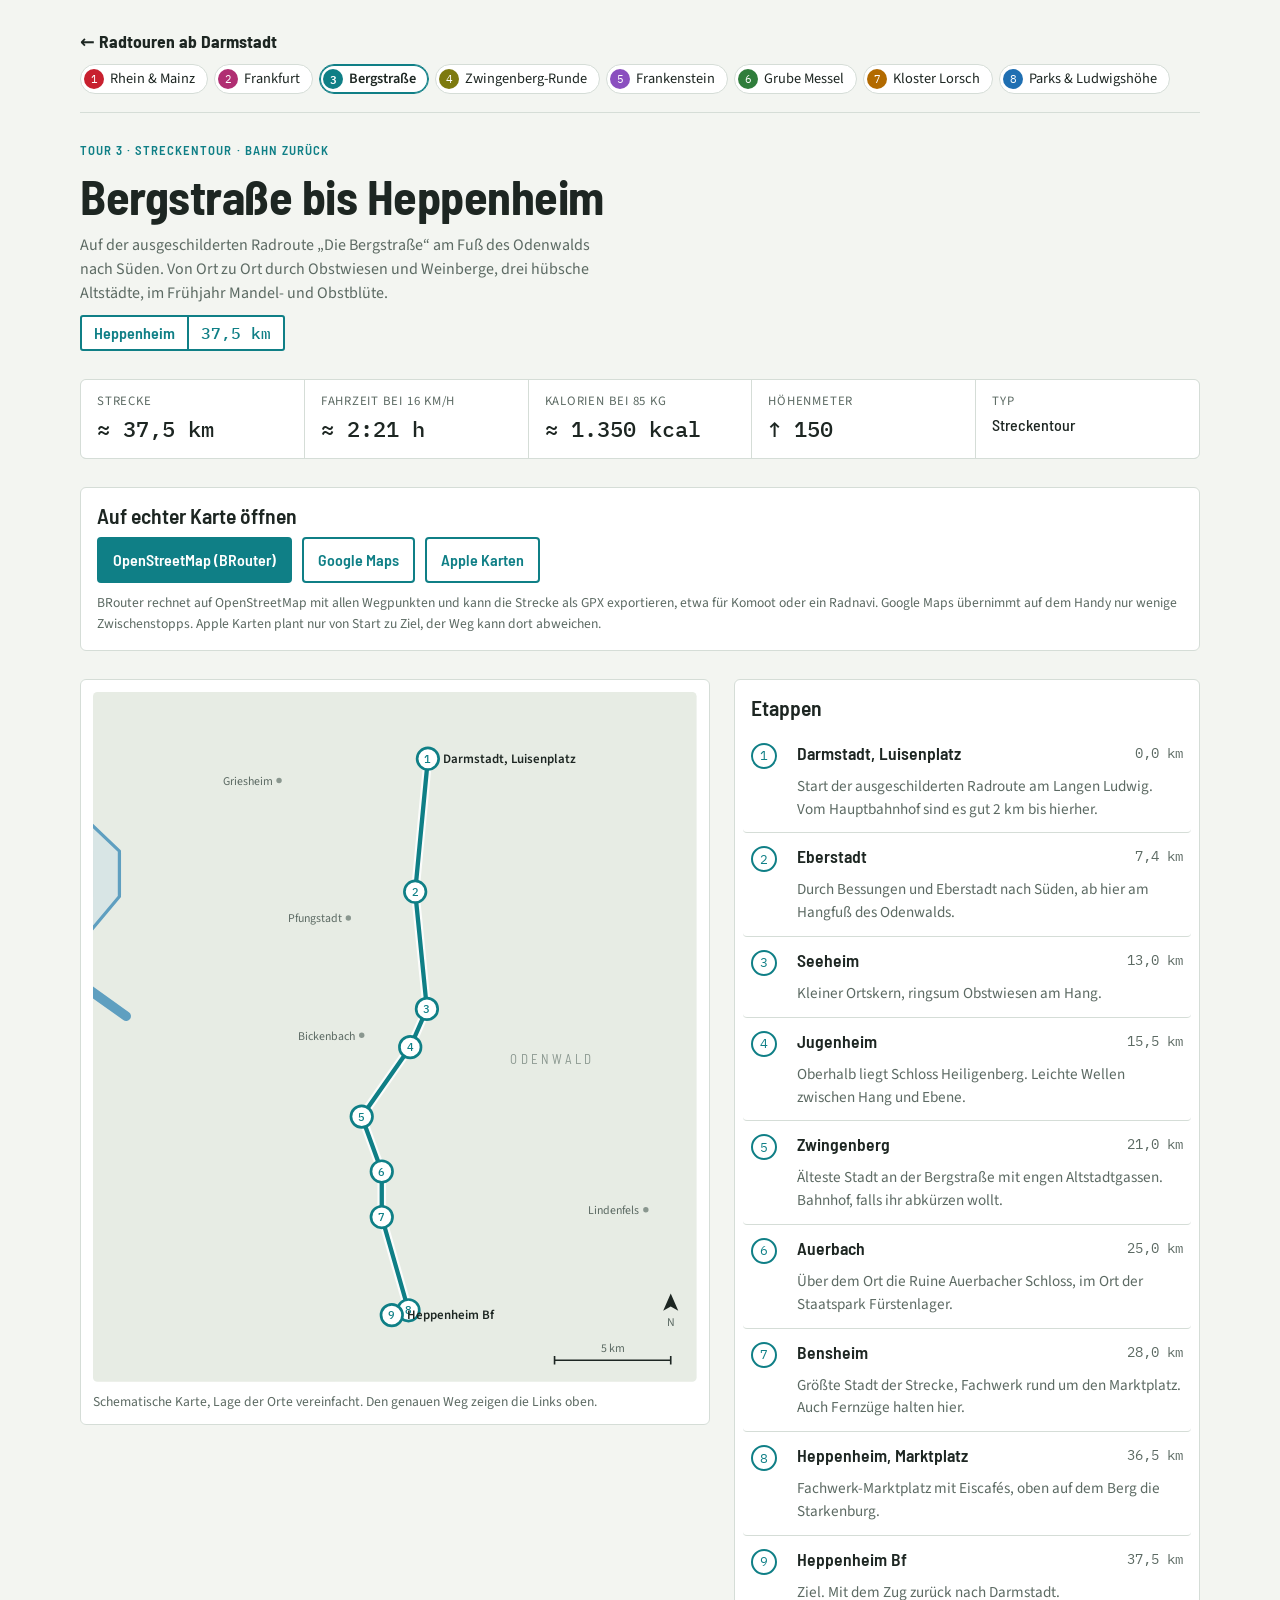
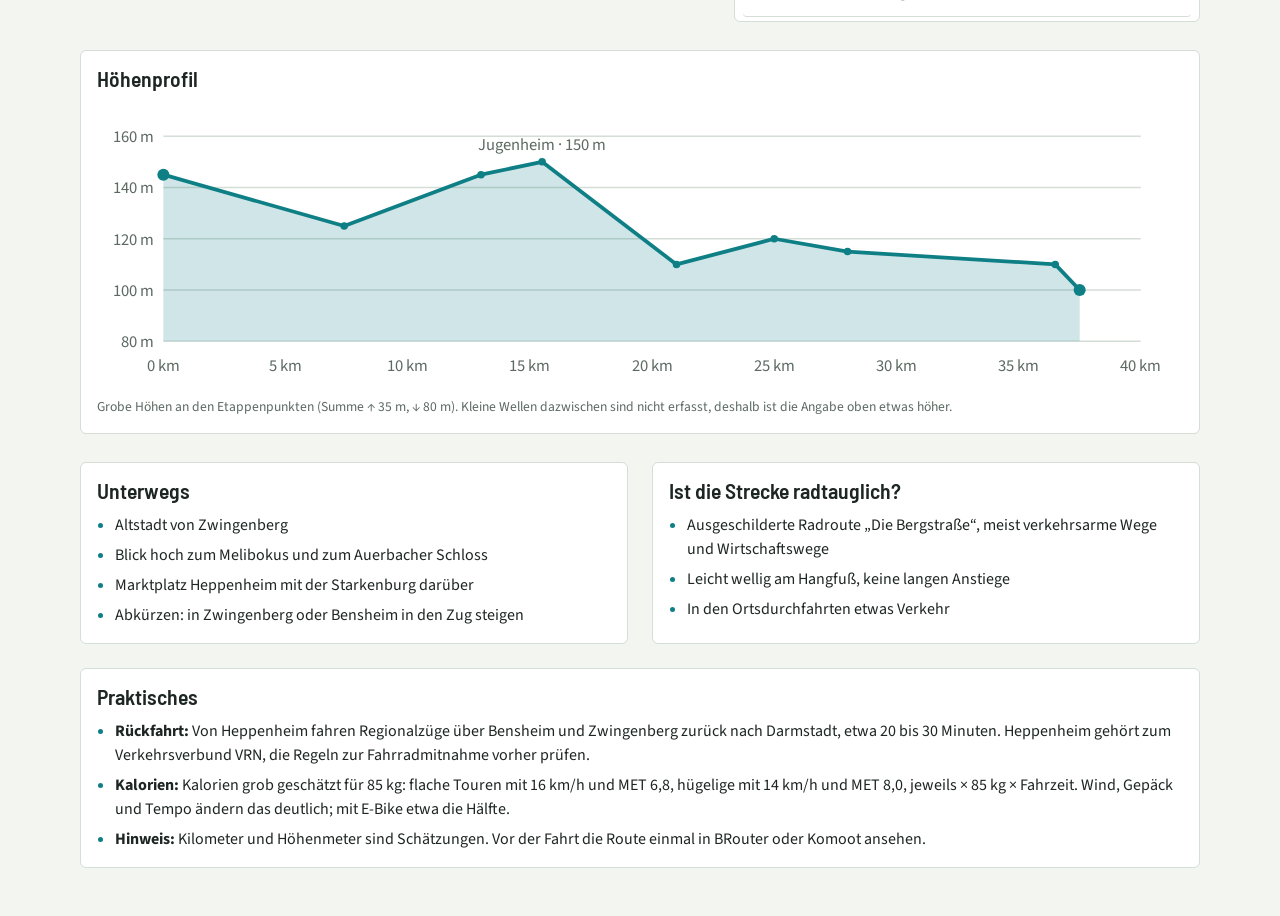
<file: fahrradtour/site/tour-bergstrasse.html>
<!doctype html>
<html lang="de">
<head>
<meta charset="utf-8">
<meta name="viewport" content="width=device-width, initial-scale=1, viewport-fit=cover">
<title>Bergstraße bis Heppenheim</title>
<link rel="preconnect" href="https://fonts.googleapis.com">
<link rel="stylesheet" href="https://fonts.googleapis.com/css2?family=Barlow+Semi+Condensed:wght@500;600;700&family=Source+Sans+3:wght@400;600&family=IBM+Plex+Mono:wght@400;500&display=swap">
<link rel="stylesheet" href="style.css">
</head>
<body>
<div class="wrap" id="app"></div>
<script src="touren.js"></script>
<script>Touren.detail("bergstrasse");</script>
</body>
</html>
</file>
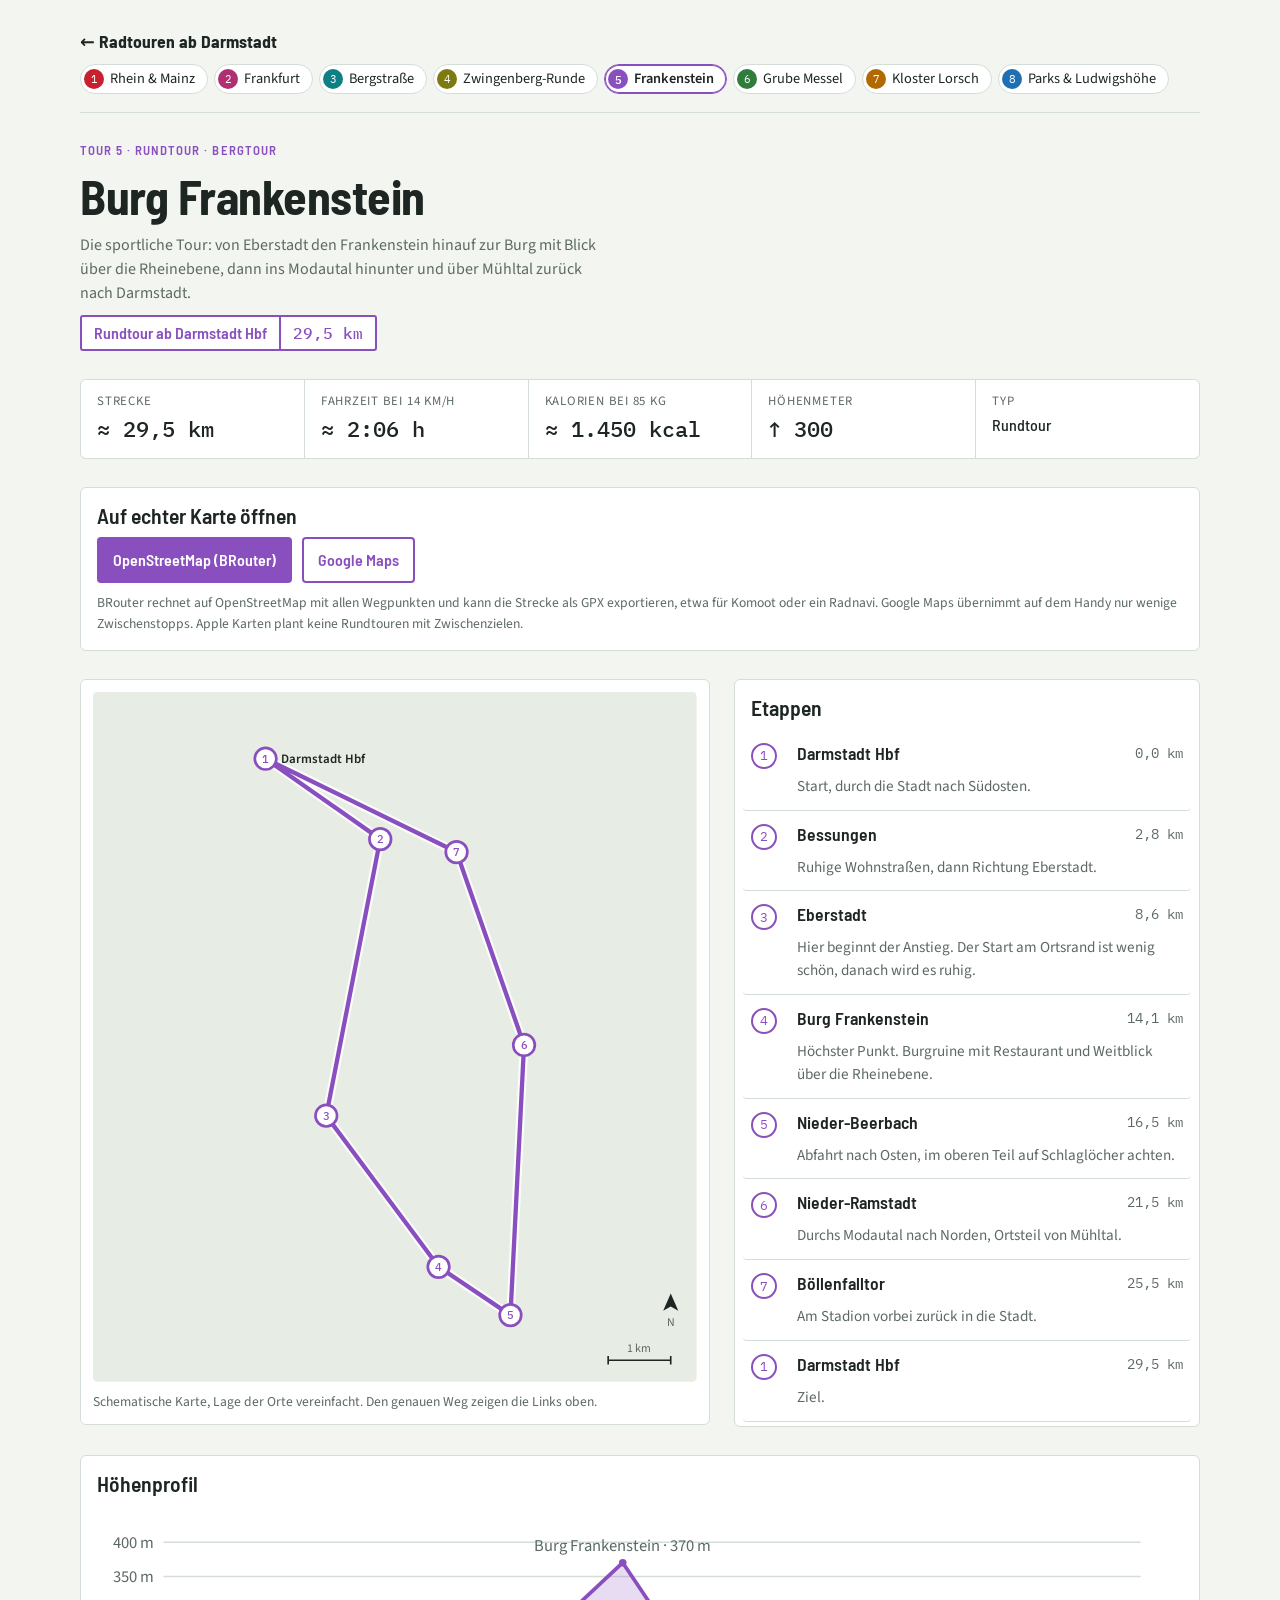
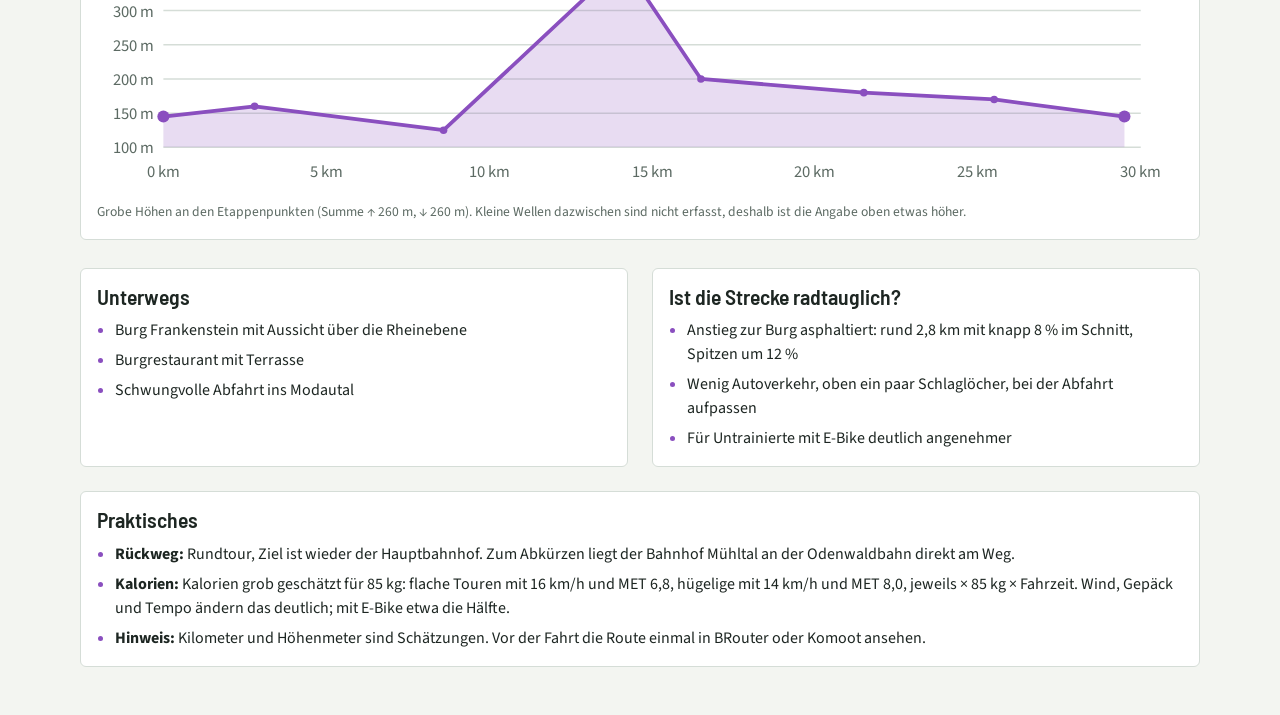
<file: fahrradtour/site/tour-frankenstein.html>
<!doctype html>
<html lang="de">
<head>
<meta charset="utf-8">
<meta name="viewport" content="width=device-width, initial-scale=1, viewport-fit=cover">
<title>Burg Frankenstein</title>
<link rel="preconnect" href="https://fonts.googleapis.com">
<link rel="stylesheet" href="https://fonts.googleapis.com/css2?family=Barlow+Semi+Condensed:wght@500;600;700&family=Source+Sans+3:wght@400;600&family=IBM+Plex+Mono:wght@400;500&display=swap">
<link rel="stylesheet" href="style.css">
</head>
<body>
<div class="wrap" id="app"></div>
<script src="touren.js"></script>
<script>Touren.detail("frankenstein");</script>
</body>
</html>
</file>
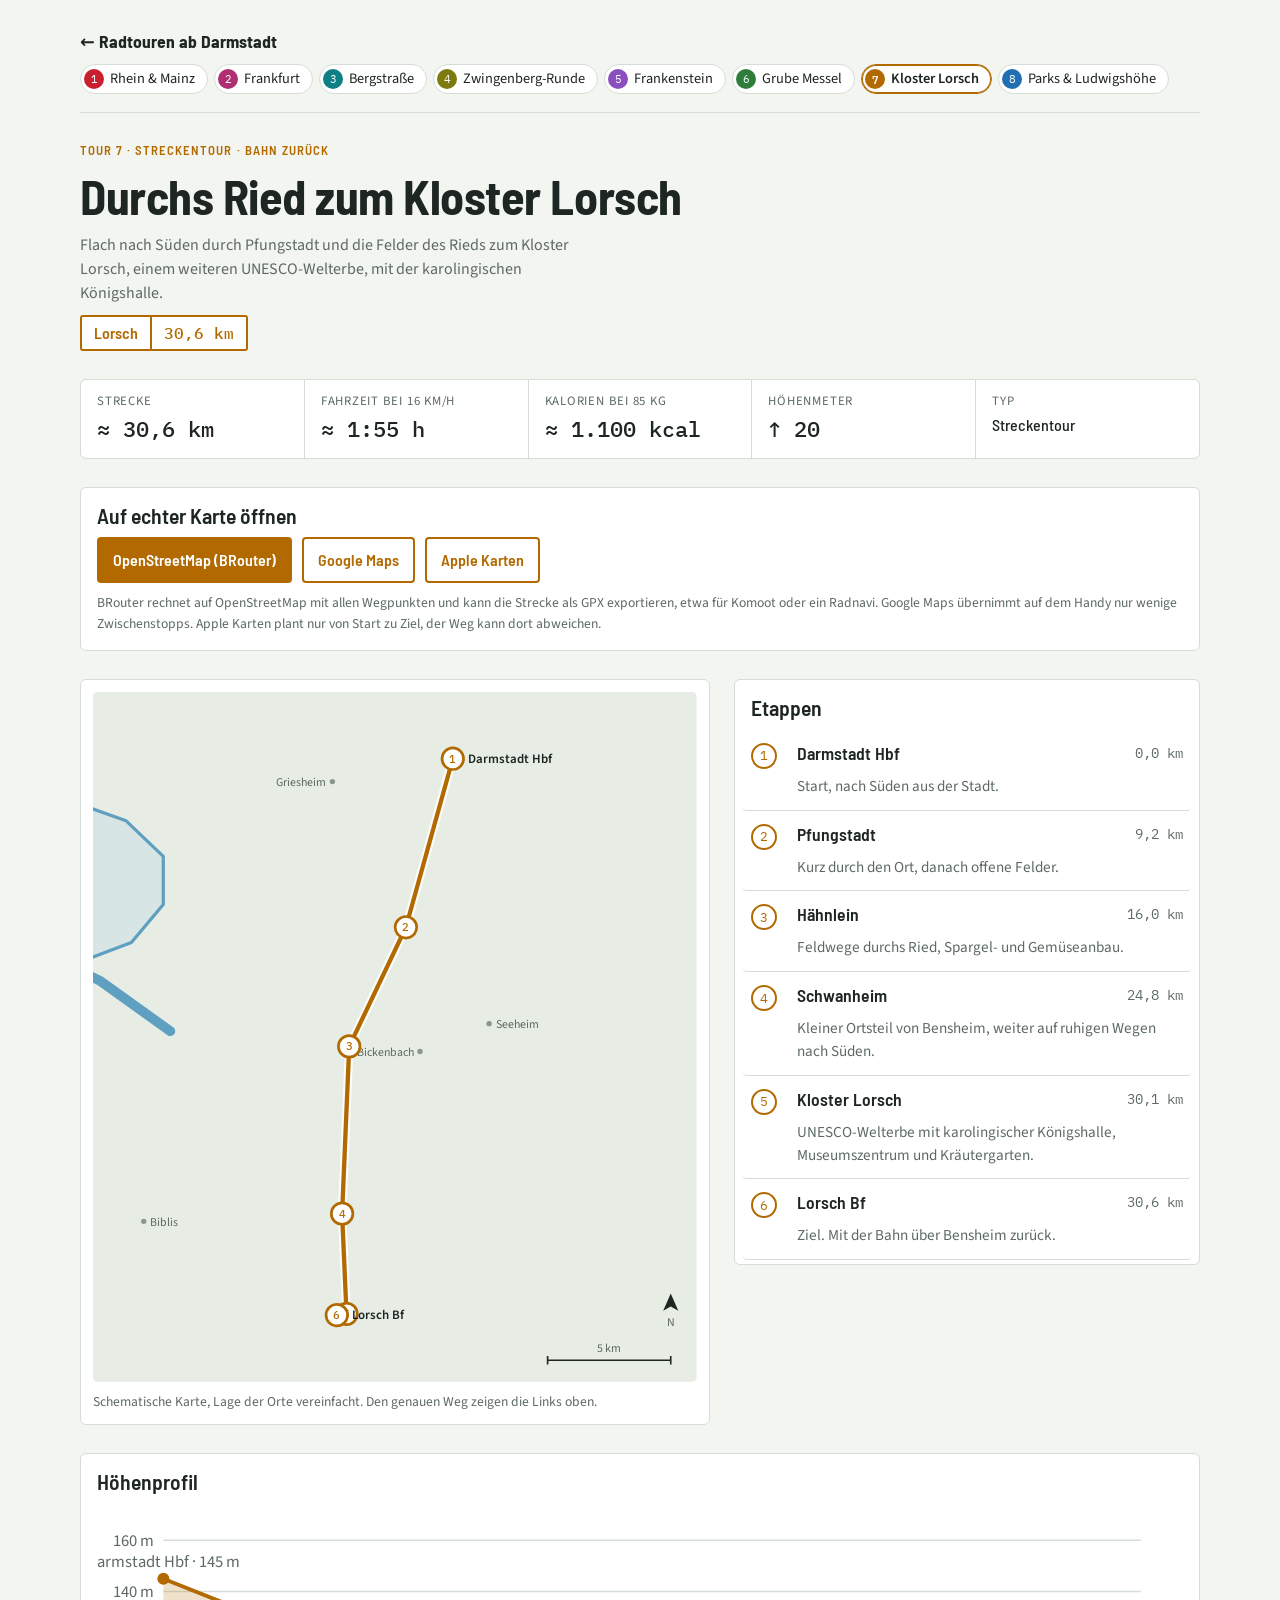
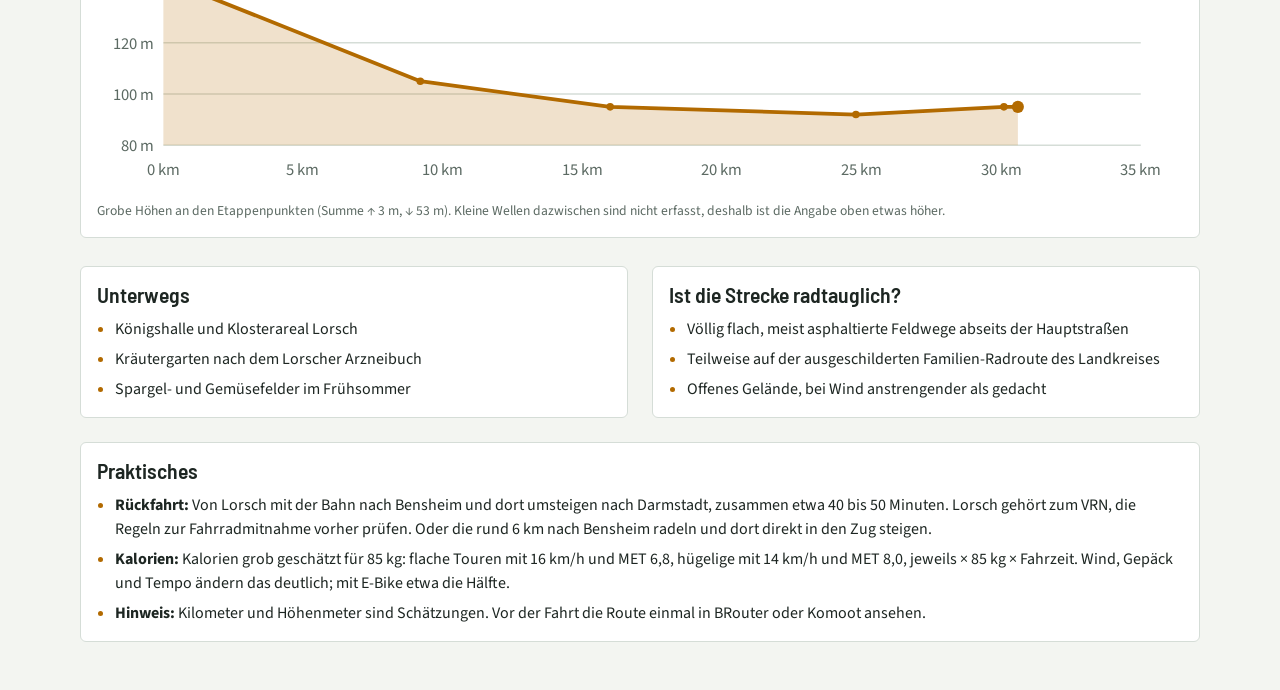
<file: fahrradtour/site/tour-lorsch.html>
<!doctype html>
<html lang="de">
<head>
<meta charset="utf-8">
<meta name="viewport" content="width=device-width, initial-scale=1, viewport-fit=cover">
<title>Kloster Lorsch per Rad</title>
<link rel="preconnect" href="https://fonts.googleapis.com">
<link rel="stylesheet" href="https://fonts.googleapis.com/css2?family=Barlow+Semi+Condensed:wght@500;600;700&family=Source+Sans+3:wght@400;600&family=IBM+Plex+Mono:wght@400;500&display=swap">
<link rel="stylesheet" href="style.css">
</head>
<body>
<div class="wrap" id="app"></div>
<script src="touren.js"></script>
<script>Touren.detail("lorsch");</script>
</body>
</html>
</file>
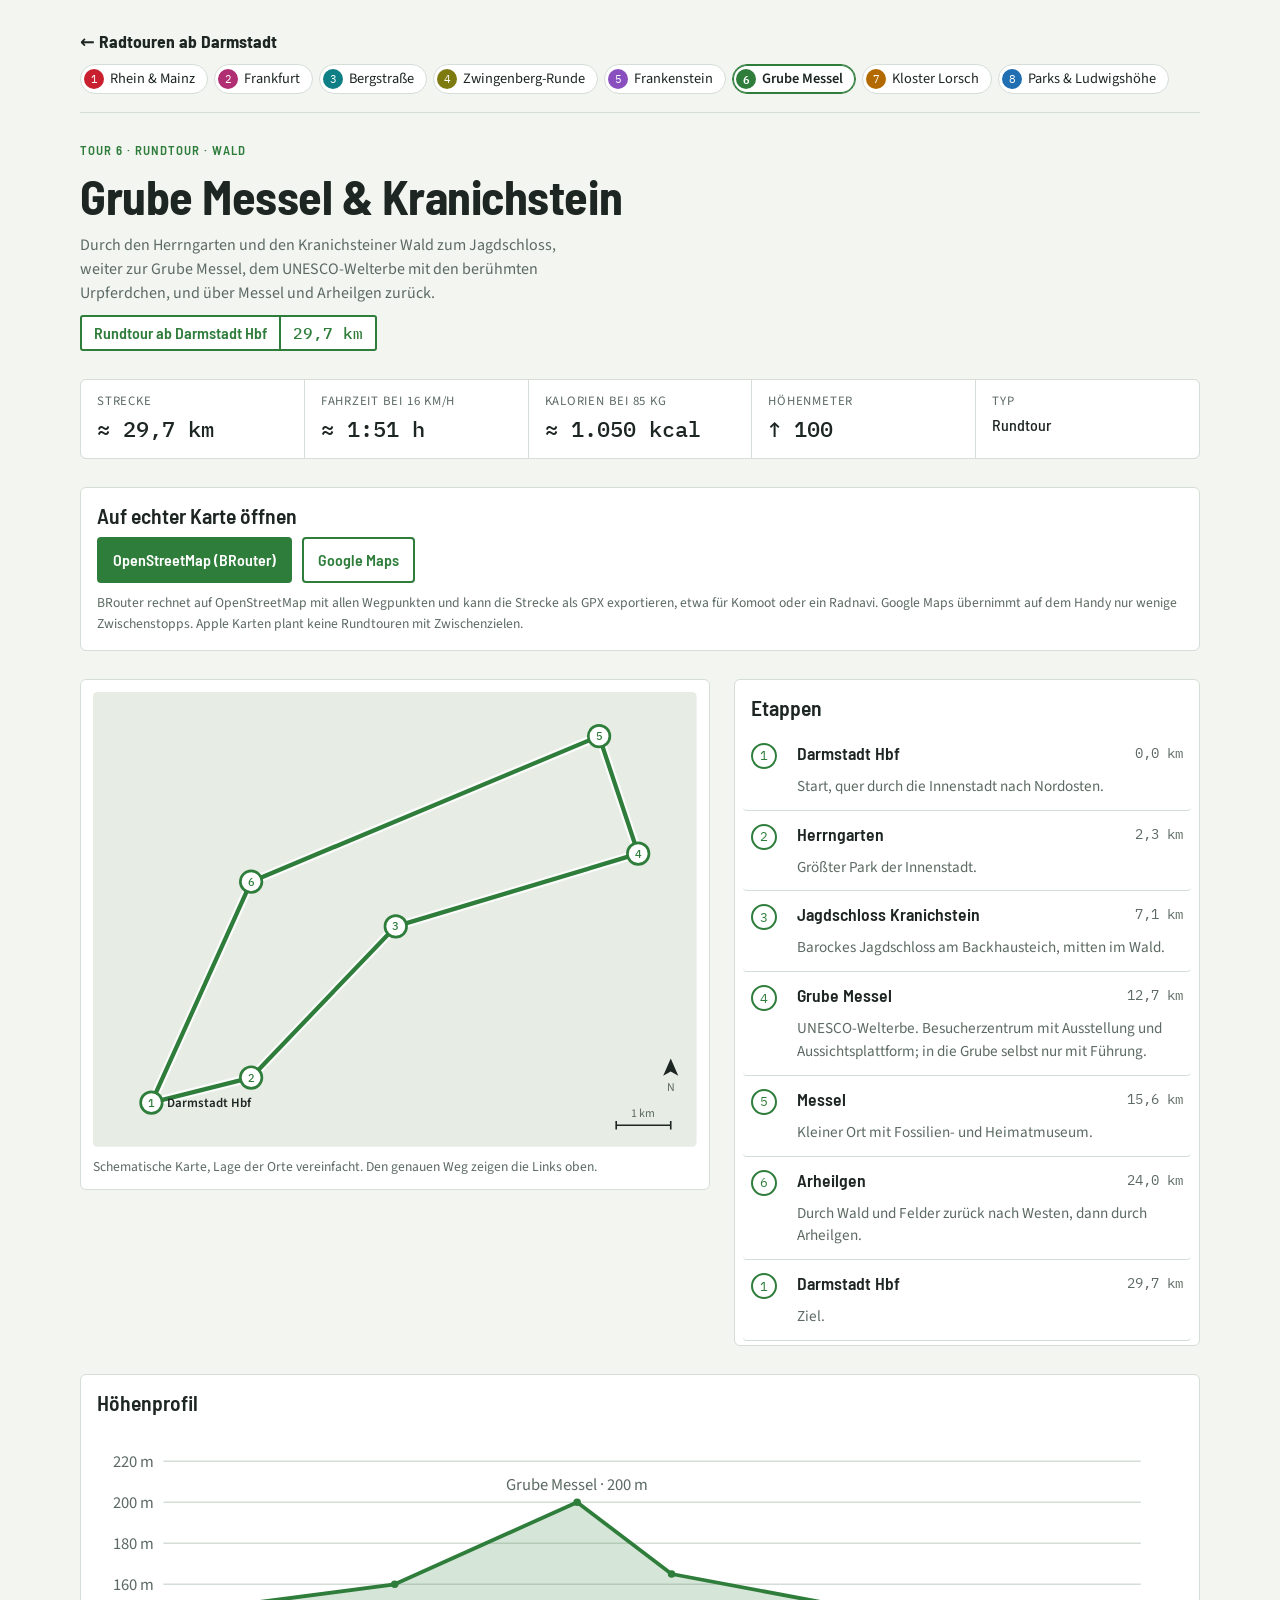
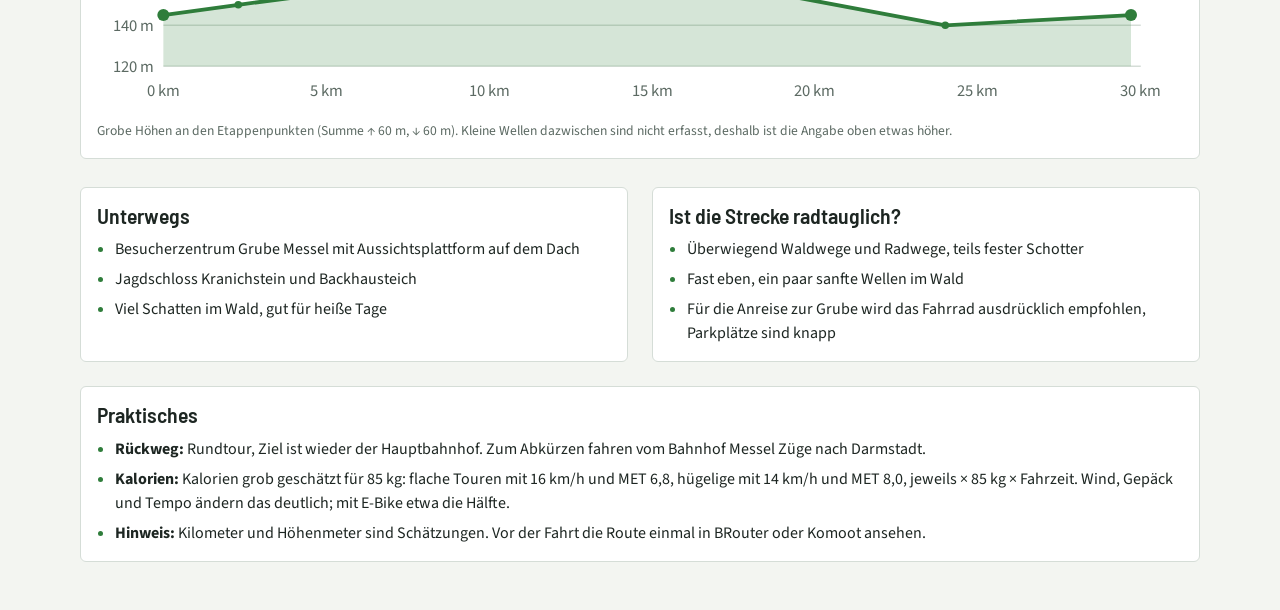
<file: fahrradtour/site/tour-messel.html>
<!doctype html>
<html lang="de">
<head>
<meta charset="utf-8">
<meta name="viewport" content="width=device-width, initial-scale=1, viewport-fit=cover">
<title>Grube Messel &amp; Kranichstein</title>
<link rel="preconnect" href="https://fonts.googleapis.com">
<link rel="stylesheet" href="https://fonts.googleapis.com/css2?family=Barlow+Semi+Condensed:wght@500;600;700&family=Source+Sans+3:wght@400;600&family=IBM+Plex+Mono:wght@400;500&display=swap">
<link rel="stylesheet" href="style.css">
</head>
<body>
<div class="wrap" id="app"></div>
<script src="touren.js"></script>
<script>Touren.detail("messel");</script>
</body>
</html>
</file>
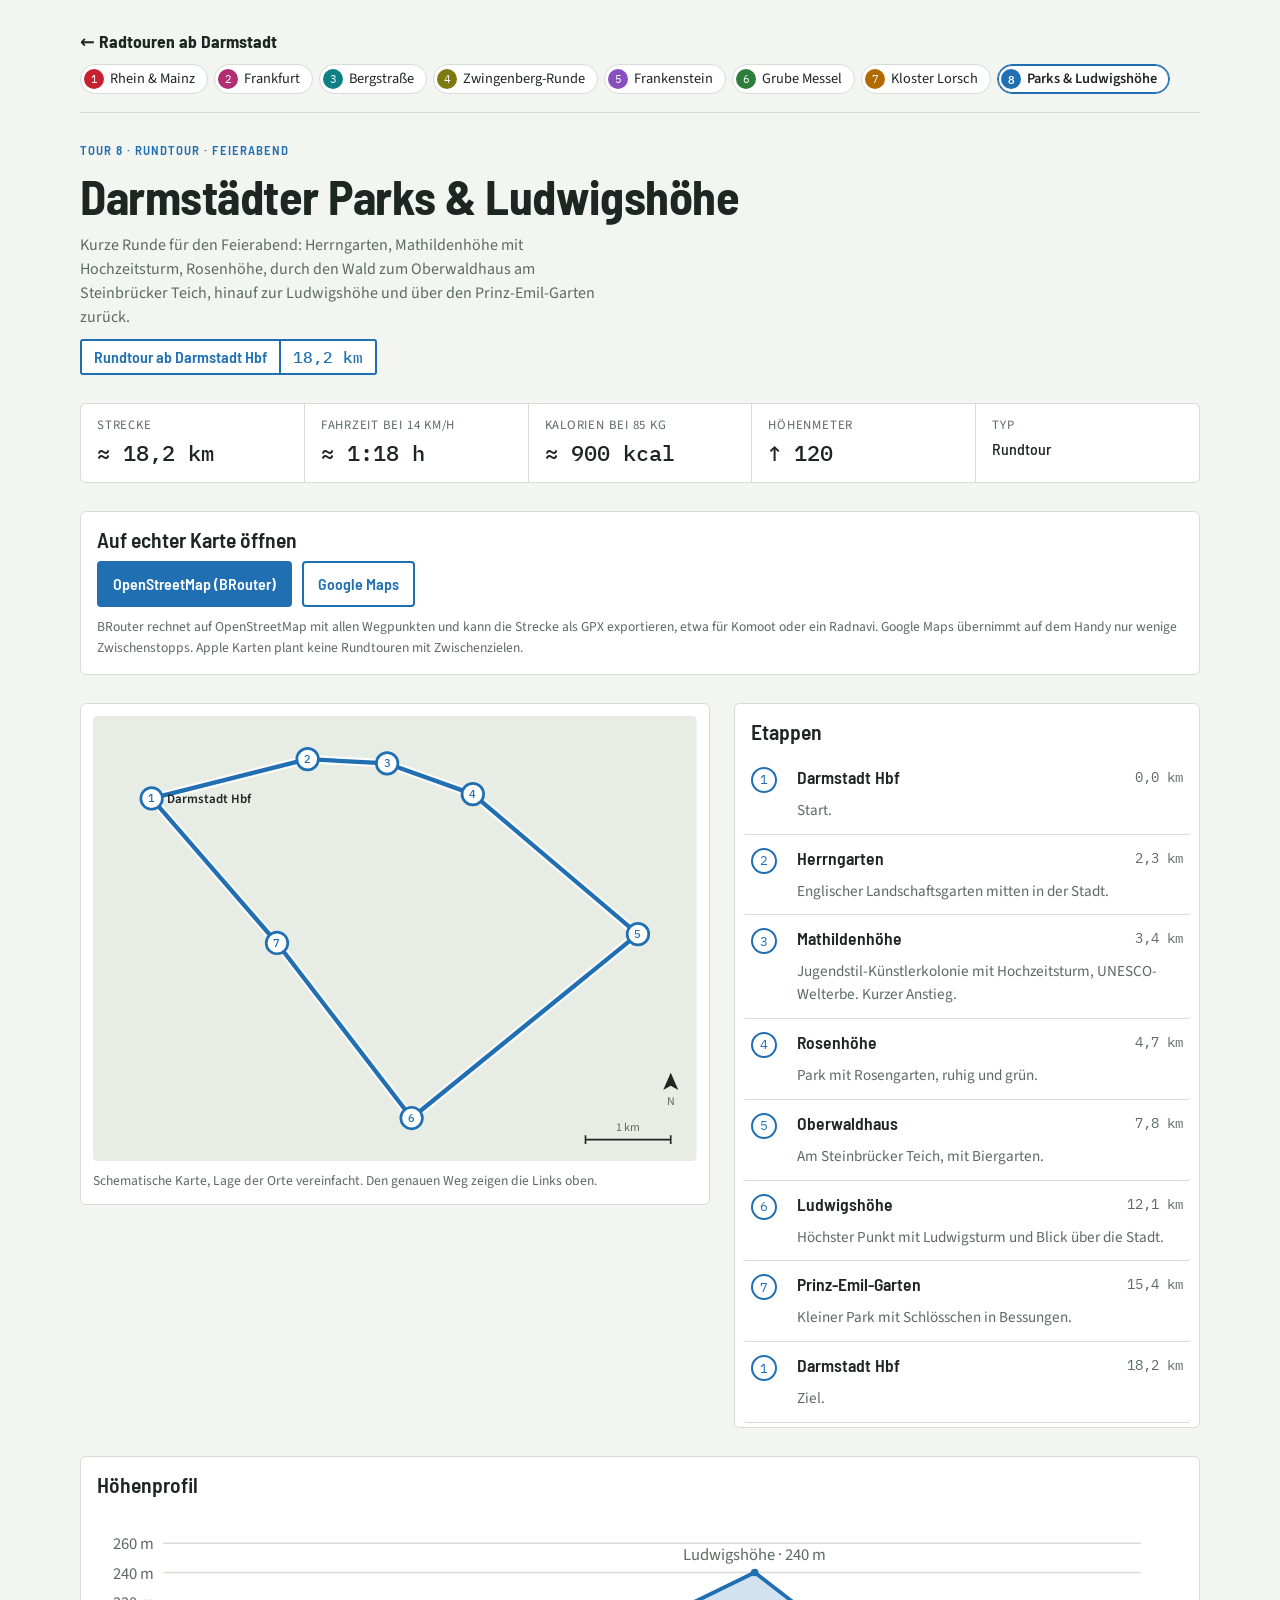
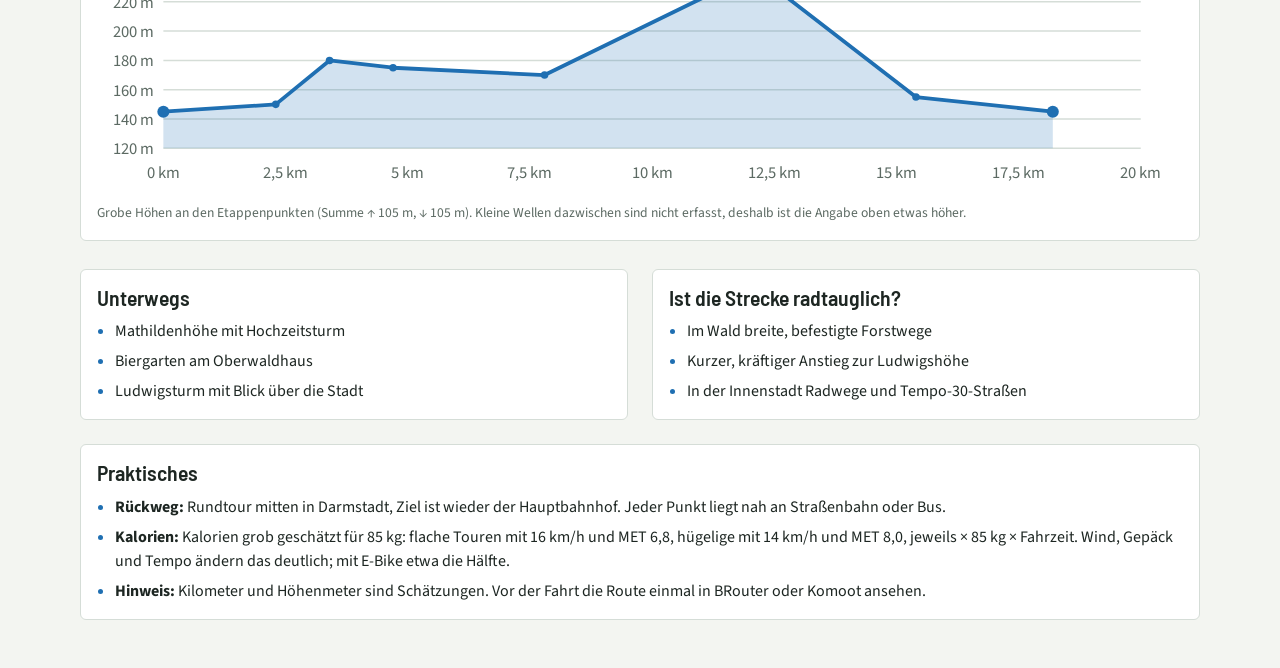
<file: fahrradtour/site/tour-parks.html>
<!doctype html>
<html lang="de">
<head>
<meta charset="utf-8">
<meta name="viewport" content="width=device-width, initial-scale=1, viewport-fit=cover">
<title>Darmstädter Parkrunde</title>
<link rel="preconnect" href="https://fonts.googleapis.com">
<link rel="stylesheet" href="https://fonts.googleapis.com/css2?family=Barlow+Semi+Condensed:wght@500;600;700&family=Source+Sans+3:wght@400;600&family=IBM+Plex+Mono:wght@400;500&display=swap">
<link rel="stylesheet" href="style.css">
</head>
<body>
<div class="wrap" id="app"></div>
<script src="touren.js"></script>
<script>Touren.detail("parks");</script>
</body>
</html>
</file>
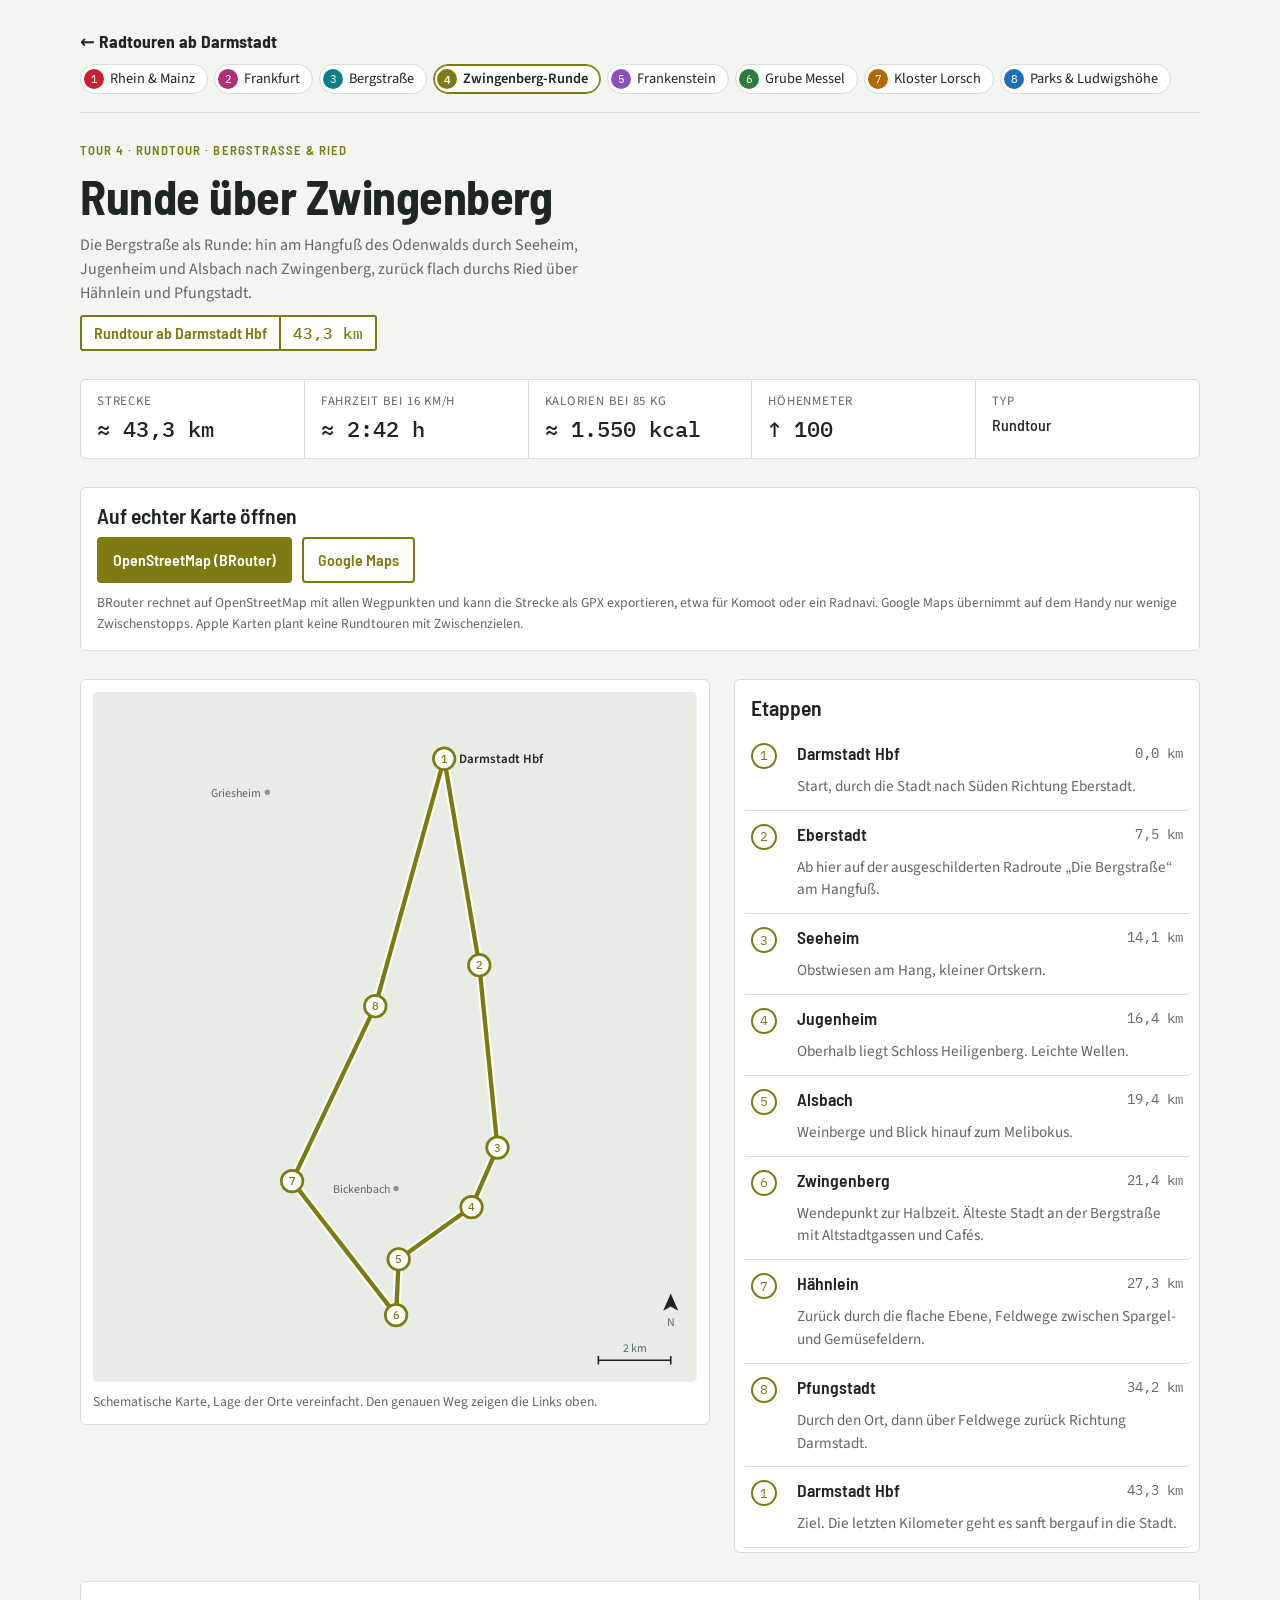
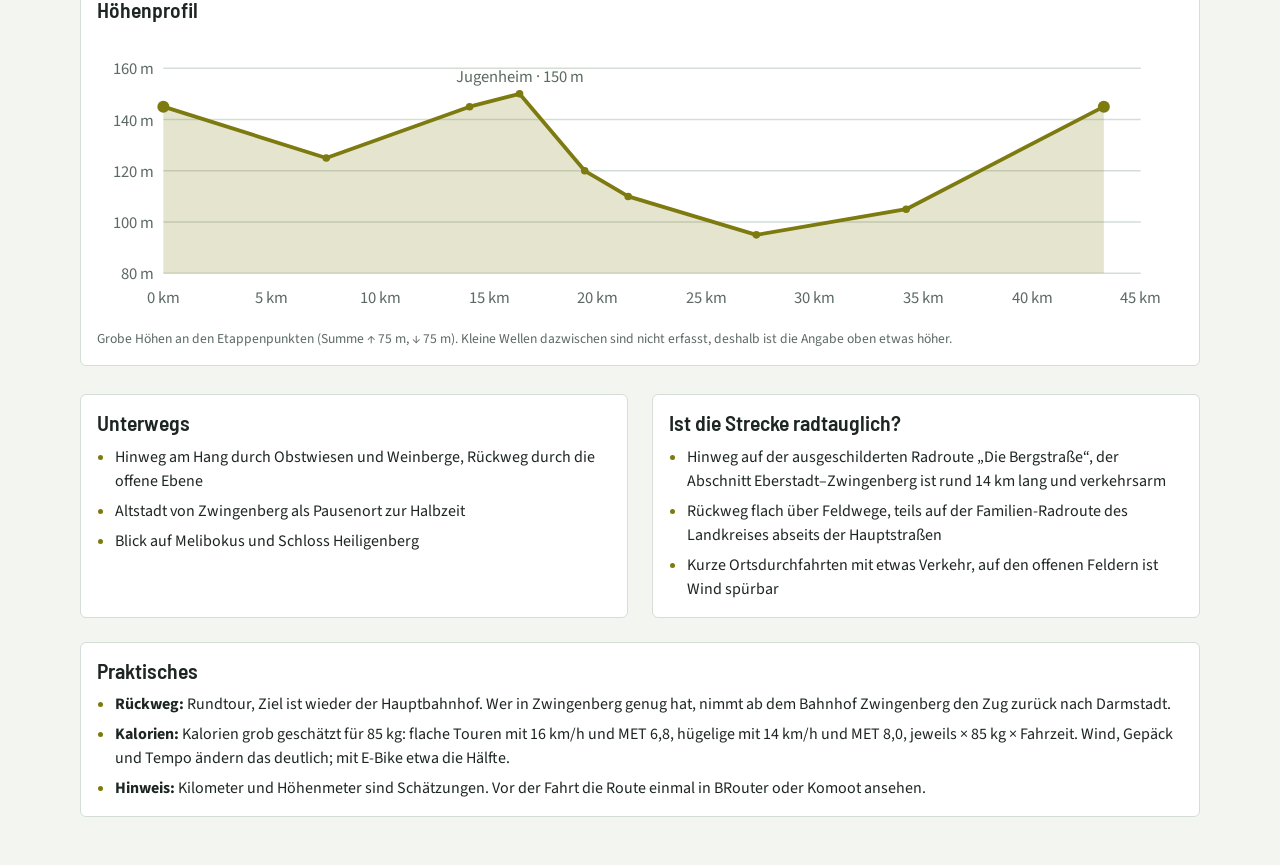
<file: fahrradtour/site/tour-zwingenberg.html>
<!doctype html>
<html lang="de">
<head>
<meta charset="utf-8">
<meta name="viewport" content="width=device-width, initial-scale=1, viewport-fit=cover">
<title>Runde über Zwingenberg</title>
<link rel="preconnect" href="https://fonts.googleapis.com">
<link rel="stylesheet" href="https://fonts.googleapis.com/css2?family=Barlow+Semi+Condensed:wght@500;600;700&family=Source+Sans+3:wght@400;600&family=IBM+Plex+Mono:wght@400;500&display=swap">
<link rel="stylesheet" href="style.css">
</head>
<body>
<div class="wrap" id="app"></div>
<script src="touren.js"></script>
<script>Touren.detail("zwingenberg");</script>
</body>
</html>
</file>
<file: fahrradtour/site/style.css>
/* Grundgerüst für Unterseiten (die Startseite bekommt es beim Veröffentlichen automatisch) */
:root { color-scheme: light; padding-top: env(safe-area-inset-top, 0px); padding-bottom: env(safe-area-inset-bottom, 0px); }
body { margin: 0; }
img { max-width: 100%; }
[hidden] { display: none !important; }
/* Gemeinsame Styles aller Seiten. Layout: Navigation oben, Kopf mit Eckdaten, Karte + Etappen nebeneinander (mobil gestapelt), darunter Profil und Infos. */
:root {
  --bg: #f3f5f1;          /* Ried-Wiesen, leicht grünstichig */
  --surface: #ffffff;
  --fg: #1d2622;
  --muted: #5c6a63;
  --line: #d5ddd7;
  --land: #e7ece4;
  --water: #5f9fc0;
  --water-soft: #b9d6e5;
  --route: #c8202f;       /* Rot wie auf den Radwegweisern */
  --route-soft: #c8202f33;
  --town: #8a978f;
  --r1: #c8202f; --r2: #8a4fbf; --r3: #2f7d3b; --r4: #b26a00; --r5: #1f6fb2; --r6: #0f7f86; --r7: #b02e72; --r8: #7d7a0f;
  --f-display: "Barlow Semi Condensed", "Arial Narrow", system-ui, sans-serif;
  --f-body: "Source Sans 3", system-ui, -apple-system, "Segoe UI", sans-serif;
  --f-mono: "IBM Plex Mono", ui-monospace, "SFMono-Regular", Menlo, monospace;
}
@media (prefers-color-scheme: dark) {
  :root:not([data-theme="light"]) {
    --bg: #131915; --surface: #1b231e; --fg: #e4ebe6; --muted: #9aa9a1; --line: #2e3a33;
    --land: #1f2923; --water: #4f8fb3; --water-soft: #2a4a5c; --route: #ff5a63; --route-soft: #ff5a6333;
    --town: #6f7d75; --r1: #ff5a63; --r2: #b98cf0; --r3: #5cc46b; --r4: #f0a640; --r5: #5aa8f0; --r6: #3cc3c9; --r7: #f07ab8; --r8: #c9c548; color-scheme: dark;
  }
}
:root[data-theme="dark"] {
  --bg: #131915; --surface: #1b231e; --fg: #e4ebe6; --muted: #9aa9a1; --line: #2e3a33;
  --land: #1f2923; --water: #4f8fb3; --water-soft: #2a4a5c; --route: #ff5a63; --route-soft: #ff5a6333;
  --town: #6f7d75; --r1: #ff5a63; --r2: #b98cf0; --r3: #5cc46b; --r4: #f0a640; --r5: #5aa8f0; --r6: #3cc3c9; --r7: #f07ab8; --r8: #c9c548; color-scheme: dark;
}
* { box-sizing: border-box; }
body {
  background: var(--bg); color: var(--fg); font-family: var(--f-body); font-size: 16px; line-height: 1.5;
  padding-left: max(16px, env(safe-area-inset-left, 0px));
  padding-right: max(16px, env(safe-area-inset-right, 0px));
  padding-block: 28px 48px;
}
.wrap { max-width: 1120px; margin: 0 auto; display: flex; flex-direction: column; gap: 28px; }
h1, h2 { font-family: var(--f-display); text-wrap: balance; margin: 0; line-height: 1.1; }
h1 { font-size: clamp(2rem, 5vw, 3rem); font-weight: 700; letter-spacing: -0.01em; }
h2 { font-size: 1.35rem; font-weight: 600; }
.eyebrow { font-family: var(--f-display); text-transform: uppercase; letter-spacing: 0.08em; font-size: .8rem; color: var(--route); font-weight: 600; }
header { display: flex; flex-direction: column; gap: 10px; }
header p { margin: 0; max-width: 65ch; color: var(--muted); }

/* Wegweiser-Schild */
.sign { display: inline-flex; align-items: stretch; border: 2px solid var(--route); border-radius: 3px; background: var(--surface); font-family: var(--f-display); font-weight: 600; color: var(--route); overflow: hidden; width: fit-content; max-width: 100%; }
.sign span { padding: 4px 12px; }
.sign .km { border-left: 2px solid var(--route); font-family: var(--f-mono); font-weight: 500; font-variant-numeric: tabular-nums; }

.facts { display: grid; grid-template-columns: repeat(5, minmax(0, 1fr)); gap: 1px; background: var(--line); border: 1px solid var(--line); border-radius: 6px; overflow: hidden; }
.fact { background: var(--surface); padding: 12px 16px; display: flex; flex-direction: column; gap: 2px; }
.fact b { font-family: var(--f-mono); font-weight: 500; font-size: 1.35rem; font-variant-numeric: tabular-nums; }
.fact small { color: var(--muted); font-size: .8rem; text-transform: uppercase; letter-spacing: .06em; }
@media (max-width: 760px) { .facts { grid-template-columns: repeat(2, minmax(0, 1fr)); } .fact.kcal { grid-column: 1 / -1; } }

.main { display: grid; grid-template-columns: minmax(0, 1.35fr) minmax(0, 1fr); gap: 24px; align-items: start; }
@media (max-width: 860px) { .main { grid-template-columns: minmax(0, 1fr); } }

.map-box { background: var(--surface); border: 1px solid var(--line); border-radius: 6px; padding: 12px; display: flex; flex-direction: column; gap: 10px; position: sticky; top: calc(env(safe-area-inset-top, 0px) + 12px); }
@media (max-width: 860px) { .map-box { position: static; } }
.map-box svg { width: 100%; height: auto; display: block; }
.map-tools { display: flex; flex-wrap: wrap; gap: 8px 16px; align-items: center; justify-content: space-between; font-size: .9rem; color: var(--muted); }
.legend { display: flex; flex-wrap: wrap; gap: 6px 14px; align-items: center; }
.legend i { display: inline-block; width: 22px; height: 0; border-top: 4px solid var(--route); vertical-align: middle; margin-right: 6px; }
.legend i.dash { border-top-style: dashed; border-top-width: 3px; }
.legend i.water { border-color: var(--water); }
label.toggle { display: inline-flex; gap: 8px; align-items: center; cursor: pointer; color: var(--fg); }
label.toggle input { accent-color: var(--route); width: 18px; height: 18px; }

.stops { list-style: none; margin: 0; padding: 0; display: flex; flex-direction: column; }
.stop { display: grid; grid-template-columns: 34px minmax(0, 1fr) auto; gap: 4px 12px; padding: 12px 8px; border-bottom: 1px solid var(--line); cursor: pointer; border-radius: 4px; }
.stop:focus-visible { outline: 2px solid var(--route); outline-offset: 2px; }
.stop:hover, .stop.active { background: var(--route-soft); }
.stop .n { width: 26px; height: 26px; border-radius: 50%; background: var(--surface); border: 2px solid var(--route); color: var(--route); font-family: var(--f-mono); font-size: .8rem; display: grid; place-items: center; margin-top: 1px; }
.stop.option .n { border-style: dashed; }
.stop h3 { margin: 0; font-family: var(--f-display); font-weight: 600; font-size: 1.1rem; line-height: 1.25; }
.stop p { margin: 2px 0 0; color: var(--muted); font-size: .95rem; grid-column: 2 / 4; }
.stop .km { font-family: var(--f-mono); font-variant-numeric: tabular-nums; color: var(--muted); font-size: .9rem; white-space: nowrap; }
.stop.option { display: none; }
.show-opt .stop.option { display: grid; }

.card { background: var(--surface); border: 1px solid var(--line); border-radius: 6px; padding: 16px; display: flex; flex-direction: column; gap: 10px; }
.profile svg { width: 100%; height: auto; display: block; }
.grid2 { display: grid; grid-template-columns: repeat(2, minmax(0, 1fr)); gap: 24px; }
@media (max-width: 760px) { .grid2 { grid-template-columns: minmax(0, 1fr); } }
.info ul { margin: 0; padding-left: 1.1em; display: flex; flex-direction: column; gap: 6px; }
.info li::marker { color: var(--route); }
.links { display: flex; flex-wrap: wrap; gap: 10px; }
.btn { display: inline-flex; align-items: center; gap: 8px; padding: 9px 14px; border-radius: 4px; border: 2px solid var(--route); color: var(--route); text-decoration: none; font-family: var(--f-display); font-weight: 600; font-size: 1rem; background: var(--surface); }
.btn.primary { background: var(--route); color: var(--surface); }
.btn:hover { filter: brightness(1.08); }
.btn:focus-visible { outline: 2px solid var(--fg); outline-offset: 2px; }
.nav-row { display: flex; flex-wrap: wrap; gap: 10px 20px; align-items: center; justify-content: space-between; padding-block: 10px; border-top: 1px solid var(--line); }
.nav-what { display: flex; flex-direction: column; min-width: 0; }
.nav-what b { font-family: var(--f-display); font-weight: 600; font-size: 1.1rem; }
.nav-what span { color: var(--muted); font-size: .9rem; }
.dest { display: flex; flex-wrap: wrap; gap: 8px; }
.dest label { display: inline-flex; align-items: center; gap: 8px; padding: 8px 14px; border: 2px solid var(--line); border-radius: 4px; cursor: pointer; font-family: var(--f-display); font-weight: 600; font-size: 1.05rem; background: var(--surface); }
.dest input { accent-color: var(--route); width: 16px; height: 16px; margin: 0; }
.dest label:has(input:checked) { border-color: var(--route); color: var(--route); }
.dest label:has(input:focus-visible) { outline: 2px solid var(--fg); outline-offset: 2px; }
.dest small { font-family: var(--f-mono); font-weight: 400; font-size: .85rem; color: var(--muted); }
.note { font-size: .85rem; color: var(--muted); margin: 0; }

svg text { font-family: var(--f-body); }
.m-label { fill: var(--muted); font-size: 11px; }
.m-water { fill: var(--water); font-style: italic; font-size: 13px; font-family: var(--f-display); letter-spacing: .1em; }
.m-region { fill: var(--town); font-size: 12px; letter-spacing: .25em; text-transform: uppercase; font-family: var(--f-display); }
.marker circle { fill: var(--surface); stroke: var(--route); stroke-width: 2.5; transition: r .15s; }
.marker text { fill: var(--route); font-family: var(--f-mono); font-size: 10px; font-weight: 500; text-anchor: middle; dominant-baseline: central; pointer-events: none; }
.marker { cursor: pointer; }
.marker.active circle { fill: var(--route); }
.marker.active text { fill: var(--surface); }
.marker.option { display: none; }
.show-opt .marker.option { display: inline; }
.opt-path { display: none; }
.show-opt .opt-path { display: inline; }
@media (prefers-reduced-motion: reduce) { .marker circle { transition: none; } }
table.cmp { width: 100%; border-collapse: collapse; font-variant-numeric: tabular-nums; font-size: .95rem; }
.tbl { overflow-x: auto; }
table.cmp th, table.cmp td { text-align: left; padding: 9px 8px; border-bottom: 1px solid var(--line); vertical-align: top; }
table.cmp th { font-family: var(--f-display); font-weight: 600; font-size: .8rem; text-transform: uppercase; letter-spacing: .06em; color: var(--muted); }
table.cmp td.num { font-family: var(--f-mono); white-space: nowrap; }
table.cmp tr.row { cursor: pointer; }
table.cmp tr.row:hover, table.cmp tr.row.active { background: var(--route-soft); }
table.cmp tr.row:focus-visible { outline: 2px solid var(--route); outline-offset: -2px; }
.dot { display: inline-grid; place-items: center; width: 22px; height: 22px; border-radius: 50%; color: var(--surface); font-family: var(--f-mono); font-size: .75rem; margin-right: 8px; vertical-align: middle; }
.rname { font-family: var(--f-display); font-weight: 600; font-size: 1.05rem; }
.tag { display: inline-block; font-size: .75rem; padding: 1px 8px; border-radius: 999px; border: 1px solid var(--line); color: var(--muted); margin-top: 2px; }
.routes { display: flex; flex-direction: column; gap: 20px; }
.rcard { background: var(--surface); border: 1px solid var(--line); border-top: 4px solid var(--c); border-radius: 6px; padding: 16px; display: flex; flex-direction: column; gap: 12px; }
.rcard h2 { display: flex; align-items: center; gap: 4px; }
.rcard .lead { margin: 0; max-width: 70ch; }
.rfacts { display: flex; flex-wrap: wrap; gap: 6px 20px; font-family: var(--f-mono); font-size: .9rem; color: var(--muted); }
.rfacts b { color: var(--fg); font-weight: 500; }
.rgrid { display: grid; grid-template-columns: minmax(0, 1fr) minmax(0, 1fr); gap: 16px 28px; }
@media (max-width: 760px) { .rgrid { grid-template-columns: minmax(0, 1fr); } }
.rgrid h3 { margin: 0 0 6px; font-family: var(--f-display); font-weight: 600; font-size: 1rem; text-transform: uppercase; letter-spacing: .06em; color: var(--muted); }
.chain { list-style: none; margin: 0; padding: 0; display: flex; flex-direction: column; }
.chain li { display: grid; grid-template-columns: minmax(0, 1fr) auto; gap: 12px; padding: 4px 0 4px 16px; border-left: 2px solid var(--c); position: relative; }
.chain li::before { content: ""; position: absolute; left: -6px; top: 11px; width: 10px; height: 10px; border-radius: 50%; background: var(--surface); border: 2px solid var(--c); }
.chain .km { font-family: var(--f-mono); color: var(--muted); font-size: .85rem; }
.rcard ul.pts { margin: 0; padding-left: 1.1em; display: flex; flex-direction: column; gap: 4px; }
.rcard .btn { border-color: var(--c); color: var(--c); }
.rcard .btn.primary { background: var(--c); color: var(--surface); }
#ov .rt { transition: opacity .2s; }
#ov.focus .rt { opacity: .18; }
#ov.focus .rt.on { opacity: 1; }
@media (prefers-reduced-motion: reduce) { #ov .rt { transition: none; } }

/* Seitennavigation */
.site-nav { display: grid; gap: 10px; padding-bottom: 14px; border-bottom: 1px solid var(--line); }
.site-nav .home { font-family: var(--f-display); font-weight: 700; font-size: 1.1rem; color: var(--fg); text-decoration: none; width: fit-content; }
.site-nav .home:hover { color: var(--route); }
.site-nav .chips { display: flex; gap: 6px; overflow-x: auto; padding-bottom: 4px; min-width: 0; }
.chip { display: inline-flex; align-items: center; gap: 6px; padding: 3px 12px 3px 3px; border: 1px solid var(--line); border-radius: 999px; text-decoration: none; color: var(--fg); font-size: .9rem; white-space: nowrap; background: var(--surface); }
.chip:hover { border-color: var(--c); }
.chip .dot { width: 20px; height: 20px; font-size: .7rem; margin: 0; background: var(--c); }
.chip[aria-current="page"] { border-color: var(--c); box-shadow: inset 0 0 0 1px var(--c); font-weight: 600; }
.chip:focus-visible, .site-nav .home:focus-visible, .tcard a:focus-visible { outline: 2px solid var(--fg); outline-offset: 2px; }

/* Tourkarten auf der Startseite */
.tgrid { display: grid; grid-template-columns: repeat(auto-fill, minmax(min(100%, 300px), 1fr)); gap: 16px; }
.tcard { background: var(--surface); border: 1px solid var(--line); border-top: 4px solid var(--c); border-radius: 6px; padding: 14px 16px; display: flex; flex-direction: column; gap: 8px; }
.tcard h3 { margin: 0; font-family: var(--f-display); font-weight: 600; font-size: 1.2rem; display: flex; align-items: center; }
.tcard .tag { align-self: flex-start; }
.tcard p { margin: 0; color: var(--muted); font-size: .95rem; }
.tcard .go { margin-top: auto; font-family: var(--f-display); font-weight: 600; color: var(--c); text-decoration: none; width: fit-content; }
.tcard .go:hover { text-decoration: underline; }
table.cmp a { color: inherit; text-decoration: none; }
</file>
